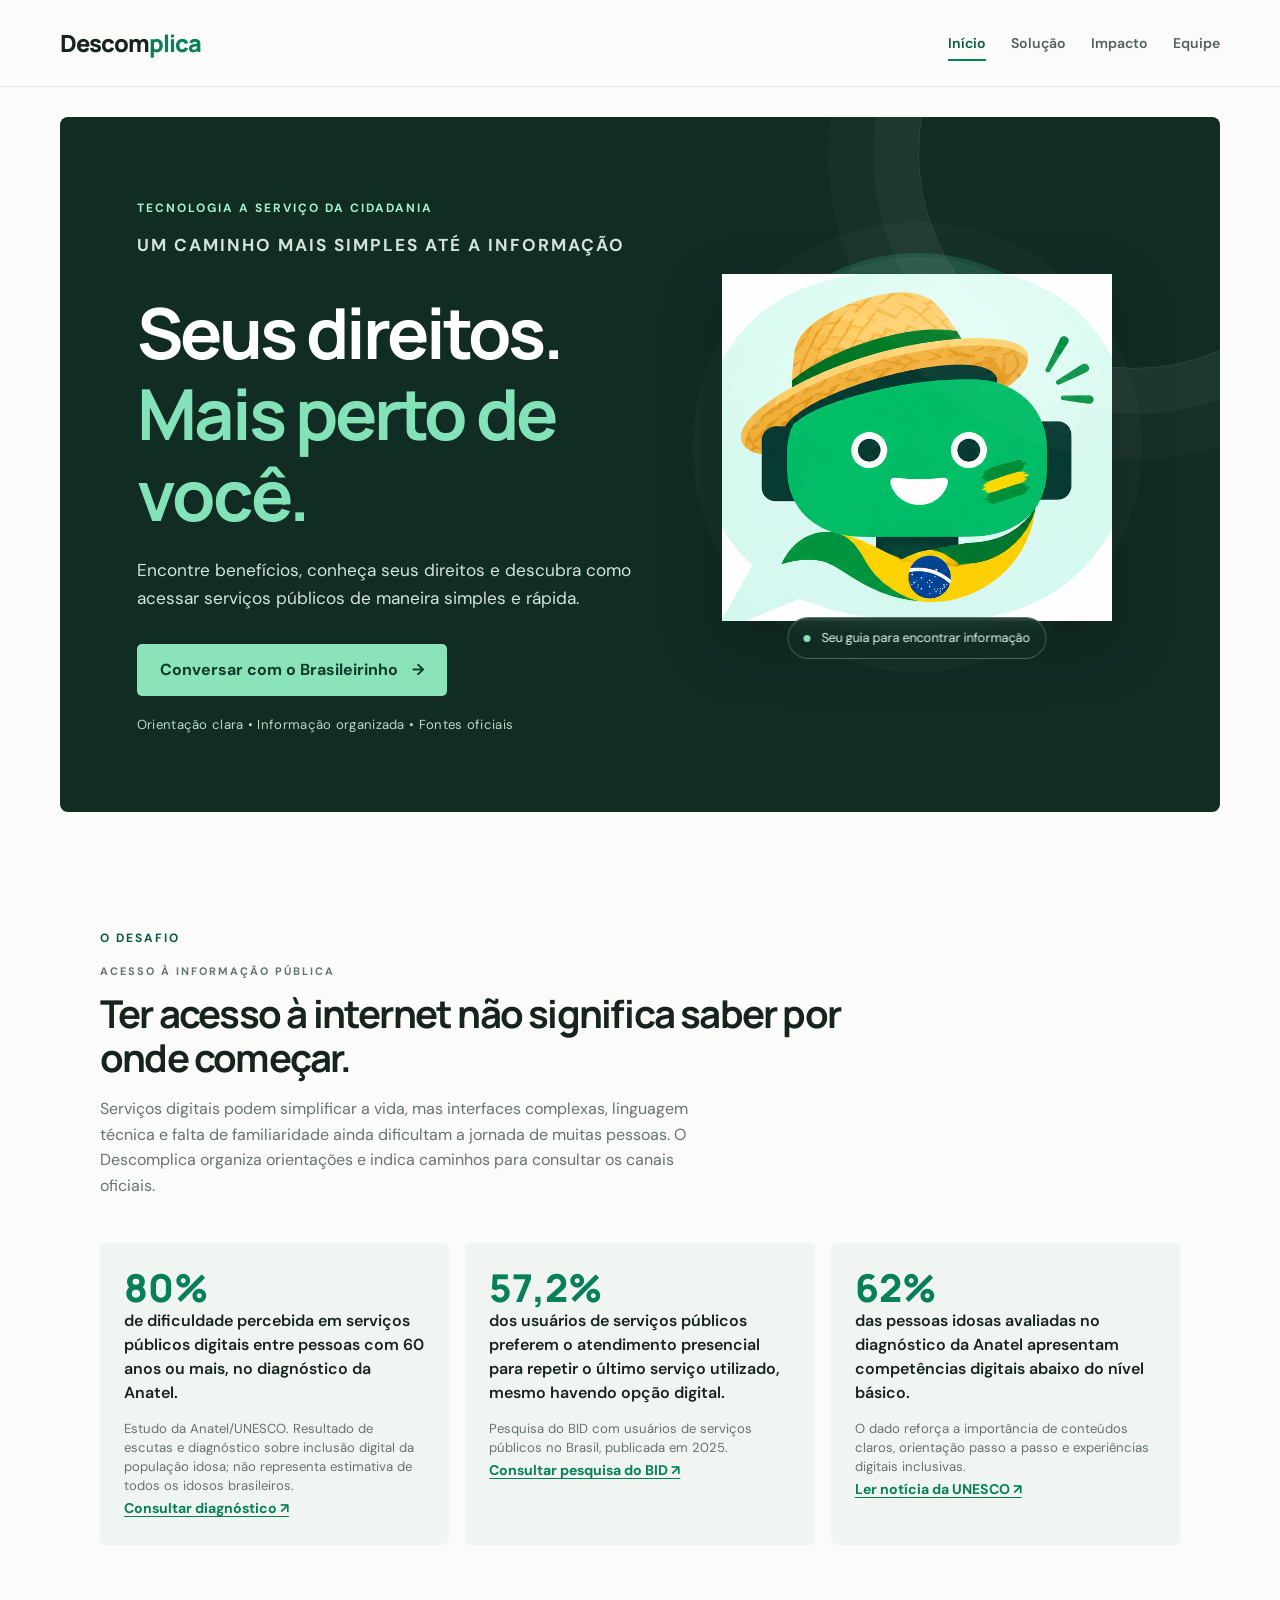
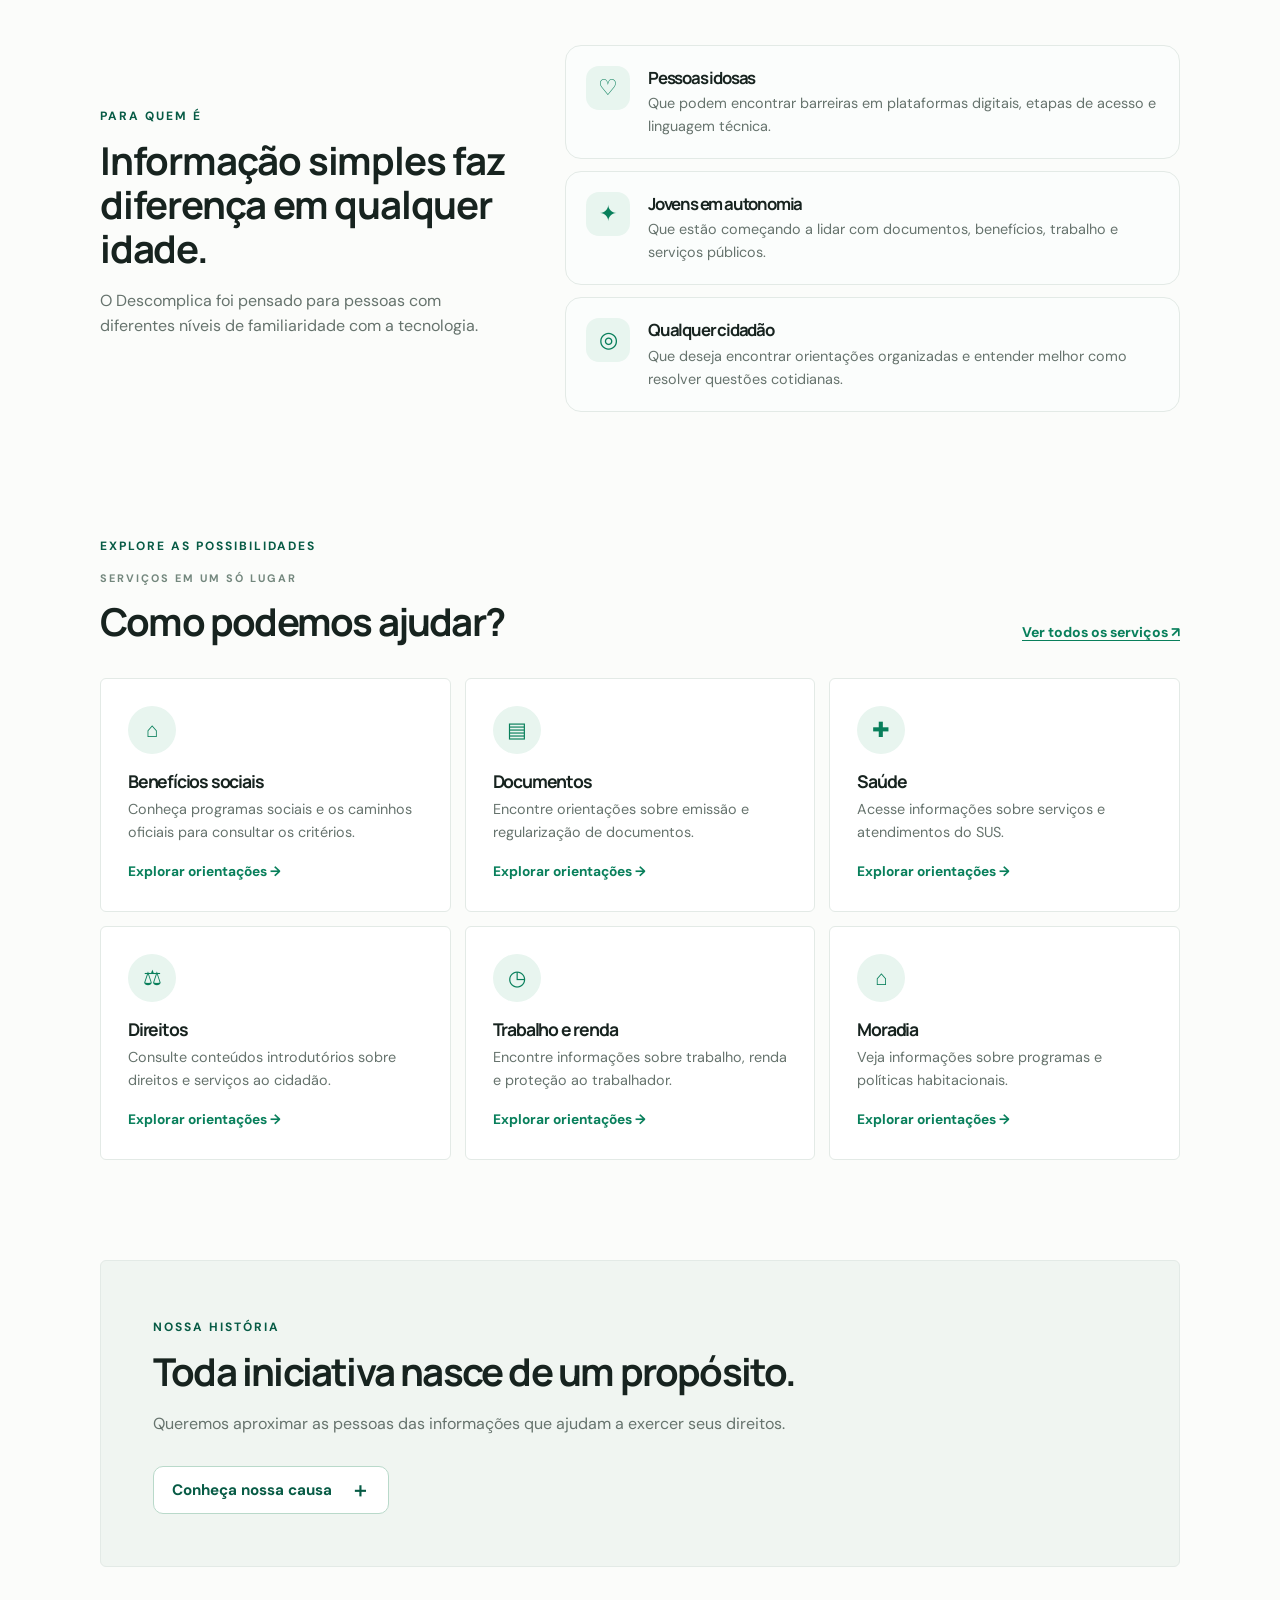
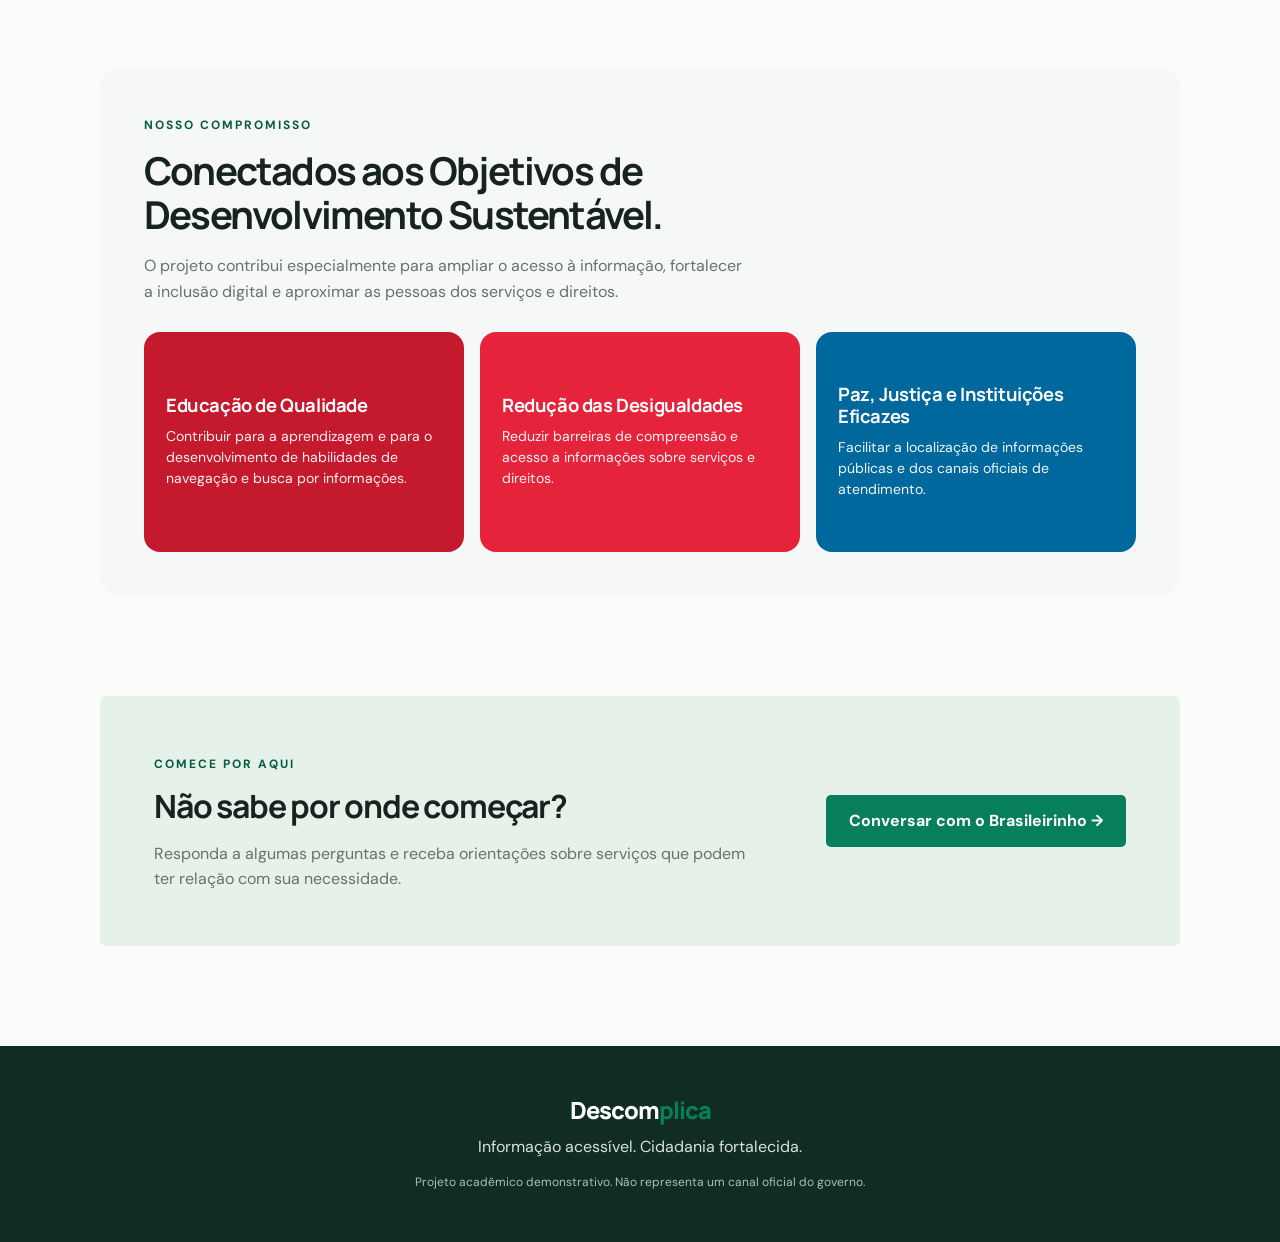
<file: descomplicaglobal/Descomplica/index.html>
<!DOCTYPE html>
<html lang="pt-BR">
<head>
  <meta charset="UTF-8">
  <meta name="viewport" content="width=device-width, initial-scale=1.0">
  <meta name="description" content="Descomplica: encontre informações sobre direitos, benefícios e serviços públicos.">
  <title>Descomplica | Seus direitos mais perto</title>
  <link rel="stylesheet" href="css/style.css">
</head>
<body>
  <a class="skip-link" href="#conteudo-principal">Pular para o conteúdo principal</a>
  <header class="site-header">
    <nav class="navbar" aria-label="Navegação principal">
      <a class="logo" href="./index.html" aria-label="Descomplica — página inicial">Descom<span>plica</span></a>
      <ul class="menu">
        <li><a href="./index.html" aria-current="page">Início</a></li>
        <li><a href="pages/solucao.html">Solução</a></li>
        <li><a href="pages/impacto.html">Impacto</a></li>
        <li><a href="pages/equipe.html">Equipe</a></li>
      </ul>
    </nav>
  </header>

  <main id="conteudo-principal" tabindex="-1">
    <section class="hero editorial-hero" aria-labelledby="hero-title">
      <div class="hero-content">
        <span class="eyebrow">TECNOLOGIA A SERVIÇO DA CIDADANIA</span>
        <p class="hero-overline">UM CAMINHO MAIS SIMPLES ATÉ A INFORMAÇÃO</p>
        <h1 id="hero-title">Seus direitos.<br><span>Mais perto de você.</span></h1>
        <p>Encontre benefícios, conheça seus direitos e descubra como acessar serviços públicos de maneira simples e rápida.</p>
        <a class="button button-primary" href="pages/solucao.html">Conversar com o Brasileirinho <span aria-hidden="true">→</span></a>
        <p class="hero-note">Orientação clara • Informação organizada • Fontes oficiais</p>
      </div>
      <aside class="hero-art hero-mascot" aria-label="Mascote Brasileirinho, guia do Descomplica">
        <div class="mascot-glow"></div>
        <img src="img/brasileirinho.png" alt="Brasileirinho, mascote verde do Descomplica, usando chapéu de palha." />
        <div class="art-caption"><span class="caption-dot"></span> Seu guia para encontrar informação</div>
      </aside>
    </section>

    <section class="intro-section section-wrap">
      <div class="section-heading">
        <span class="eyebrow">O DESAFIO</span>
        <p class="section-overline">ACESSO À INFORMAÇÃO PÚBLICA</p>
        <h2>Ter acesso à internet não significa saber por onde começar.</h2>
        <p>Serviços digitais podem simplificar a vida, mas interfaces complexas, linguagem técnica e falta de familiaridade ainda dificultam a jornada de muitas pessoas. O Descomplica organiza orientações e indica caminhos para consultar os canais oficiais.</p>
      </div>
      <div class="research-stats">
        <article class="stat-card">
          <strong>80%</strong>
          <p>de dificuldade percebida em serviços públicos digitais entre pessoas com 60 anos ou mais, no diagnóstico da Anatel.</p>
          <small>Estudo da Anatel/UNESCO. Resultado de escutas e diagnóstico sobre inclusão digital da população idosa; não representa estimativa de todos os idosos brasileiros.</small>
          <a href="https://www.gov.br/anatel/pt-br/assuntos/noticias/estudo-inedito-da-anatel-mostra-o-cenario-da-inclusao-digital-da-pessoa-idosa-no-brasil/digital-diagnostico-inclusao-digital60.pdf/@@display-file/file" target="_blank" rel="noopener noreferrer">Consultar diagnóstico ↗</a>
        </article>
        <article class="stat-card">
          <strong>57,2%</strong>
          <p>dos usuários de serviços públicos preferem o atendimento presencial para repetir o último serviço utilizado, mesmo havendo opção digital.</p>
          <small>Pesquisa do BID com usuários de serviços públicos no Brasil, publicada em 2025.</small>
          <a href="https://www.gov.br/gestao/pt-br/assuntos/noticias/2025/abril/pesquisa-revela-que-77-dos-brasileiros-consideram-facil-o-acesso-a-servicos-publicos-digitais/usodeservicosdigitais_bid.pdf" target="_blank" rel="noopener noreferrer">Consultar pesquisa do BID ↗</a>
        </article>
        <article class="stat-card stat-card-wide">
          <strong>62%</strong>
          <p>das pessoas idosas avaliadas no diagnóstico da Anatel apresentam competências digitais abaixo do nível básico.</p>
          <small>O dado reforça a importância de conteúdos claros, orientação passo a passo e experiências digitais inclusivas.</small>
          <a href="https://www.unesco.org/pt/articles/unesco-e-anatel-lancam-diagnostico-sobre-inclusao-digital-de-populacao-60-no-brasil-0" target="_blank" rel="noopener noreferrer">Ler notícia da UNESCO ↗</a>
        </article>
      </div>
    </section>

    <section class="audience-section section-wrap">
      <div class="audience-heading">
        <span class="eyebrow">PARA QUEM É</span>
        <h2>Informação simples faz diferença em qualquer idade.</h2>
        <p>O Descomplica foi pensado para pessoas com diferentes níveis de familiaridade com a tecnologia.</p>
      </div>
      <div class="audience-grid">
        <article class="audience-card">
          <span class="audience-symbol" aria-hidden="true">♡</span>
          <h3>Pessoas idosas</h3>
          <p>Que podem encontrar barreiras em plataformas digitais, etapas de acesso e linguagem técnica.</p>
        </article>
        <article class="audience-card">
          <span class="audience-symbol" aria-hidden="true">✦</span>
          <h3>Jovens em autonomia</h3>
          <p>Que estão começando a lidar com documentos, benefícios, trabalho e serviços públicos.</p>
        </article>
        <article class="audience-card">
          <span class="audience-symbol" aria-hidden="true">◎</span>
          <h3>Qualquer cidadão</h3>
          <p>Que deseja encontrar orientações organizadas e entender melhor como resolver questões cotidianas.</p>
        </article>
      </div>
    </section>

    <section class="services-section section-wrap">
      <div class="section-title-row">
        <div><span class="eyebrow">EXPLORE AS POSSIBILIDADES</span><p class="section-overline">SERVIÇOS EM UM SÓ LUGAR</p><h2>Como podemos ajudar?</h2></div>
        <a class="text-link" href="pages/solucao.html#perguntas">Ver todos os serviços ↗</a>
      </div>
      <div class="service-grid" id="servicos-container" aria-label="Categorias de serviços disponíveis"></div>
    </section>

    <section class="purpose-section section-wrap" aria-labelledby="purpose-title">
      <div class="purpose-intro">
        <span class="eyebrow">NOSSA HISTÓRIA</span>
        <h2 id="purpose-title">Toda iniciativa nasce de um propósito.</h2>
        <p>Queremos aproximar as pessoas das informações que ajudam a exercer seus direitos.</p>
        <button class="purpose-toggle" id="purpose-toggle" type="button"
                aria-expanded="false" aria-controls="purpose-content">
          <span class="toggle-label">Conheça nossa causa</span><span class="toggle-icon" aria-hidden="true">＋</span>
        </button>
      </div>

      <div class="purpose-content" id="purpose-content" hidden>
        <div class="purpose-content-inner">
          <h3>A tecnologia deve aproximar, não afastar.</h3>
          <p>O Descomplica nasceu da percepção de que muitos brasileiros encontram dificuldades para localizar, compreender e acessar informações sobre serviços públicos digitais.</p>
          <p>Conexão limitada, pouca familiaridade com ferramentas digitais e dificuldades de acesso podem tornar essa jornada ainda mais complicada. Diante dessa realidade, criamos uma plataforma com navegação simples, informações organizadas e caminhos para consultar fontes oficiais.</p>
          <p>Queremos facilitar a busca por informações sobre benefícios, documentos, direitos e serviços públicos, ajudando cada cidadão a encontrar orientações de forma mais clara.</p>
          <strong>Informação acessível. Cidadania fortalecida.</strong>
        </div>
      </div>
    </section>

    <section class="ods-section section-wrap">
      <div class="section-heading">
        <span class="eyebrow">NOSSO COMPROMISSO</span>
        <h2>Conectados aos Objetivos de Desenvolvimento Sustentável.</h2>
        <p>O projeto contribui especialmente para ampliar o acesso à informação, fortalecer a inclusão digital e aproximar as pessoas dos serviços e direitos.</p>
      </div>
      <div class="ods-grid">
        <article class="ods-card ods-4"><h3>Educação de Qualidade</h3><p>Contribuir para a aprendizagem e para o desenvolvimento de habilidades de navegação e busca por informações.</p></article>
        <article class="ods-card ods-10"><h3>Redução das Desigualdades</h3><p>Reduzir barreiras de compreensão e acesso a informações sobre serviços e direitos.</p></article>
        <article class="ods-card ods-16"><h3>Paz, Justiça e Instituições Eficazes</h3><p>Facilitar a localização de informações públicas e dos canais oficiais de atendimento.</p></article>
      </div>
    </section>

    <section class="cta-section section-wrap">
      <div><span class="eyebrow">COMECE POR AQUI</span><h2>Não sabe por onde começar?</h2><p>Responda a algumas perguntas e receba orientações sobre serviços que podem ter relação com sua necessidade.</p></div>
      <a class="button button-light" href="pages/solucao.html">Conversar com o Brasileirinho →</a>
    </section>
  </main>

  <footer class="site-footer">
    <a class="logo logo-footer" href="./index.html">Descom<span>plica</span></a>
    <p>Informação acessível. Cidadania fortalecida.</p>
    <small>Projeto acadêmico demonstrativo. Não representa um canal oficial do governo.</small>
  </footer>
  <script src="js/main.js"></script>
</body>
</html>
</file>
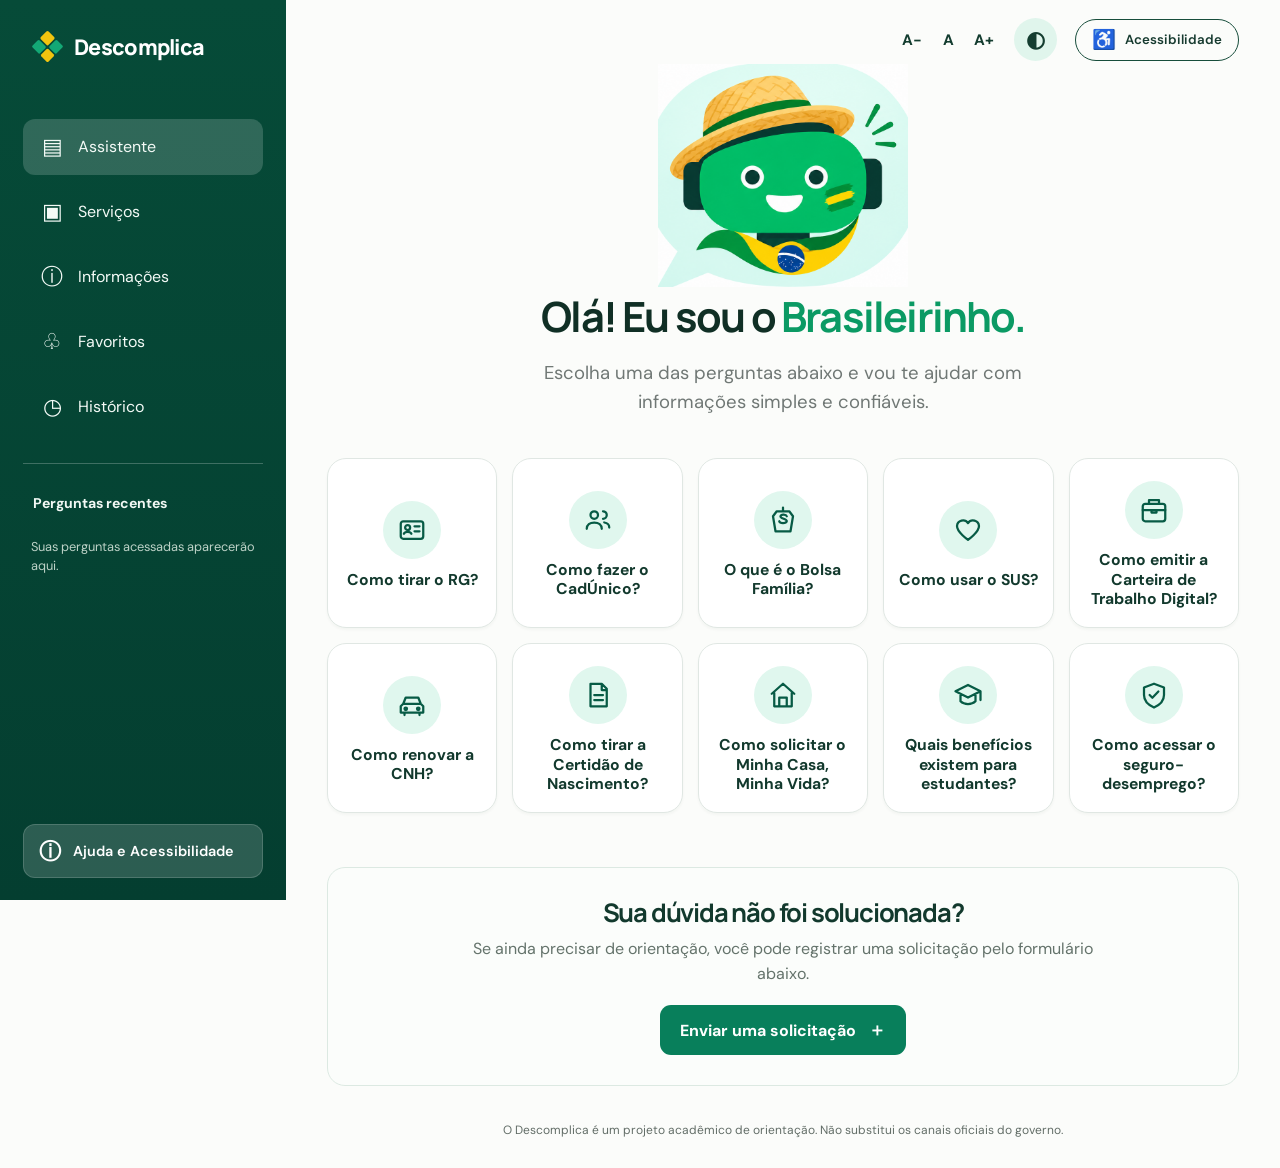
<file: descomplicaglobal/Descomplica/pages/assistente.html>
<!DOCTYPE html>
<html lang="pt-BR">
<head>
<meta charset="UTF-8">
<meta name="viewport" content="width=device-width, initial-scale=1.0">
<meta http-equiv="refresh" content="0; url=solucao.html">
<title>Brasileirinho | Descomplica</title>
</head>
<body>
<p>O assistente foi atualizado. <a href="solucao.html">Acesse o Brasileirinho.</a></p>
</body>
</html>
</file>
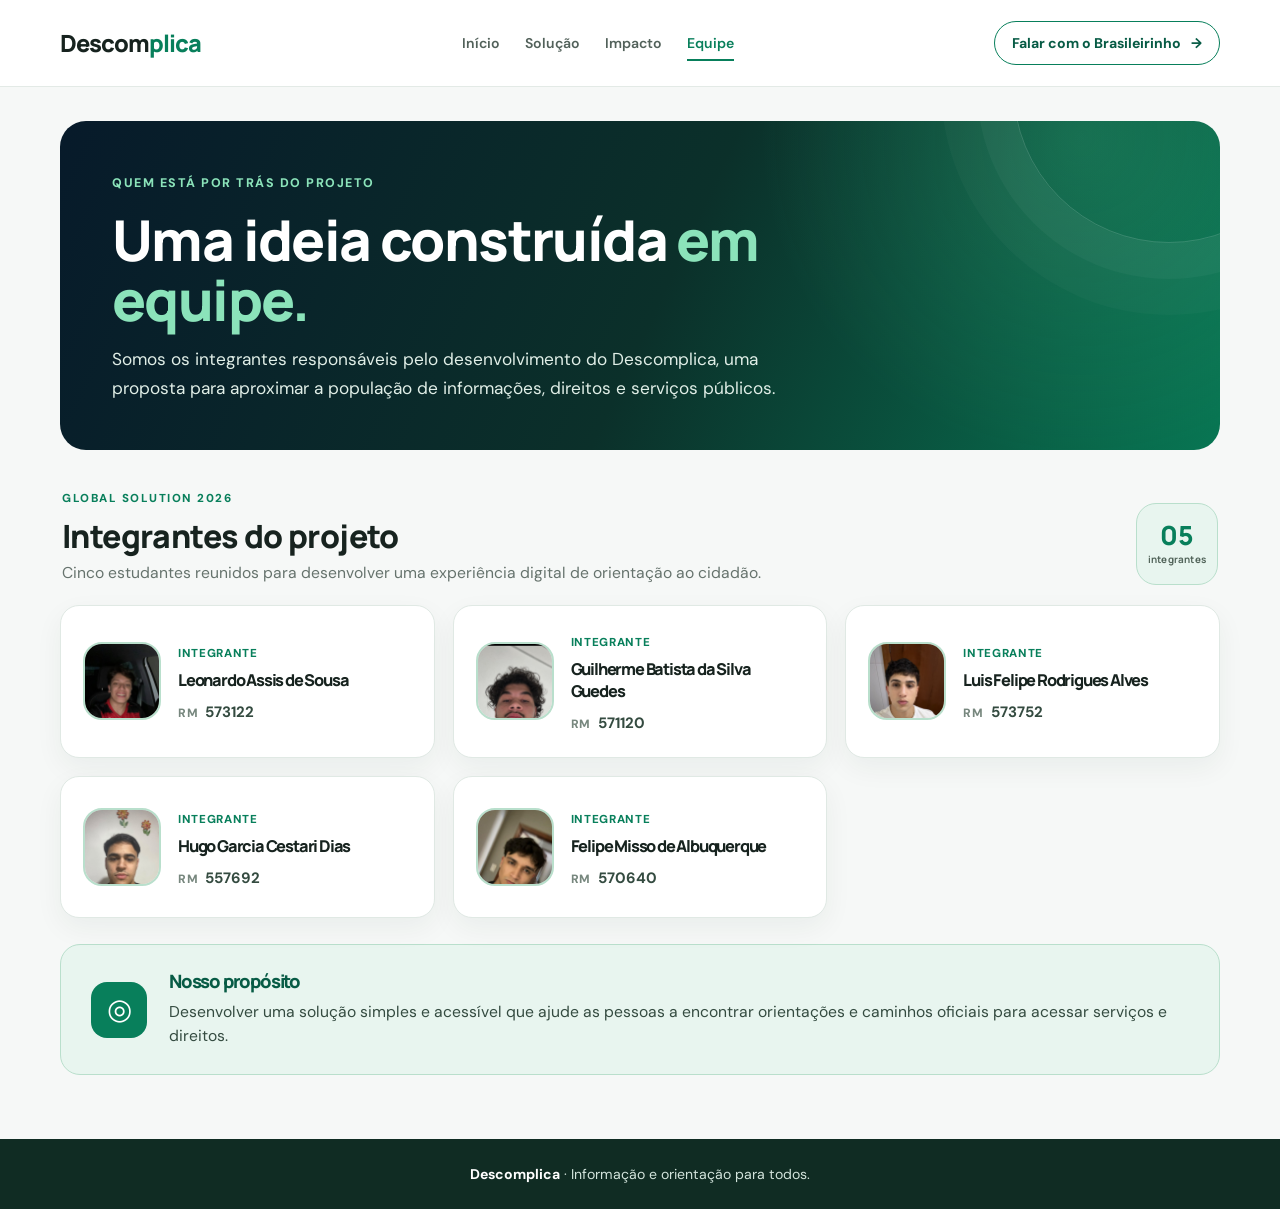
<file: descomplicaglobal/Descomplica/pages/equipe.html>
<!DOCTYPE html>
<html lang="pt-BR">
<head>
  <meta charset="UTF-8">
  <meta name="viewport" content="width=device-width, initial-scale=1.0">
  <meta name="description" content="Conheça os integrantes responsáveis pelo desenvolvimento do projeto Descomplica.">
  <title>Equipe | Descomplica</title>
  <link rel="stylesheet" href="../css/style.css">
</head>
<body class="impact-page team-page">
  <a class="skip-link" href="#conteudo-principal">Pular para o conteúdo principal</a>

  <header class="site-header">
    <nav class="navbar" aria-label="Navegação principal">
      <a class="logo" href="../index.html" aria-label="Descomplica — página inicial">Descom<span>plica</span></a>
      <ul class="menu">
        <li><a href="../index.html">Início</a></li>
        <li><a href="solucao.html">Solução</a></li>
        <li><a href="impacto.html">Impacto</a></li>
        <li><a href="equipe.html" aria-current="page">Equipe</a></li>
      </ul>
      <a class="impact-nav-cta" href="solucao.html">Falar com o Brasileirinho <span aria-hidden="true">→</span></a>
    </nav>
  </header>

  <main id="conteudo-principal" class="team-main" tabindex="-1">
    <section class="team-hero" aria-labelledby="team-title">
      <span class="team-kicker">QUEM ESTÁ POR TRÁS DO PROJETO</span>
      <h1 id="team-title">Uma ideia construída <span>em equipe.</span></h1>
      <p>Somos os integrantes responsáveis pelo desenvolvimento do Descomplica, uma proposta para aproximar a população de informações, direitos e serviços públicos.</p>
    </section>

    <section class="team-members-section" aria-labelledby="members-title">
      <div class="team-section-heading">
        <div>
          <span class="team-section-kicker">GLOBAL SOLUTION 2026</span>
          <h2 id="members-title">Integrantes do projeto</h2>
          <p>Cinco estudantes reunidos para desenvolver uma experiência digital de orientação ao cidadão.</p>
        </div>
        <span class="team-count" aria-label="Cinco integrantes">05 <small>integrantes</small></span>
      </div>

      <div class="team-grid">
        <article class="team-card">
          <img class="team-avatar team-photo" src="../assets/team/leonardo.jpg" alt="Foto de Leonardo Assis de Sousa">
          <div class="team-card-content">
            <span class="team-member-label">Integrante</span>
            <h3>Leonardo Assis de Sousa</h3>
            <p class="team-rm"><span>RM</span> 573122</p>
          </div>
        </article>

        <article class="team-card">
          <img class="team-avatar team-photo" src="../assets/team/guilherme.jpg" alt="Foto de Guilherme Batista da Silva Guedes">
          <div class="team-card-content">
            <span class="team-member-label">Integrante</span>
            <h3>Guilherme Batista da Silva Guedes</h3>
            <p class="team-rm"><span>RM</span> 571120</p>
          </div>
        </article>

        <article class="team-card">
          <img class="team-avatar team-photo" src="../assets/team/luis-felipe.jpg" alt="Foto de Luis Felipe Rodrigues Alves">
          <div class="team-card-content">
            <span class="team-member-label">Integrante</span>
            <h3>Luis Felipe Rodrigues Alves</h3>
            <p class="team-rm"><span>RM</span> 573752</p>
          </div>
        </article>

        <article class="team-card">
          <img class="team-avatar team-photo" src="../assets/team/hugo.jpg" alt="Foto de Hugo Garcia Cestari Dias">
          <div class="team-card-content">
            <span class="team-member-label">Integrante</span>
            <h3>Hugo Garcia Cestari Dias</h3>
            <p class="team-rm"><span>RM</span> 557692</p>
          </div>
        </article>

        <article class="team-card">
          <img class="team-avatar team-photo" src="../assets/team/felipe.jpg" alt="Foto de Felipe Misso de Albuquerque">
          <div class="team-card-content">
            <span class="team-member-label">Integrante</span>
            <h3>Felipe Misso de Albuquerque</h3>
            <p class="team-rm"><span>RM</span> 570640</p>
          </div>
        </article>
      </div>
    </section>

    <section class="team-purpose" aria-label="Propósito da equipe">
      <span class="team-purpose-icon" aria-hidden="true">◎</span>
      <div>
        <h2>Nosso propósito</h2>
        <p>Desenvolver uma solução simples e acessível que ajude as pessoas a encontrar orientações e caminhos oficiais para acessar serviços e direitos.</p>
      </div>
    </section>
  </main>

  <footer class="team-footer">
    <p><strong>Descomplica</strong> · Informação e orientação para todos.</p>
  </footer>
</body>
</html>
</file>
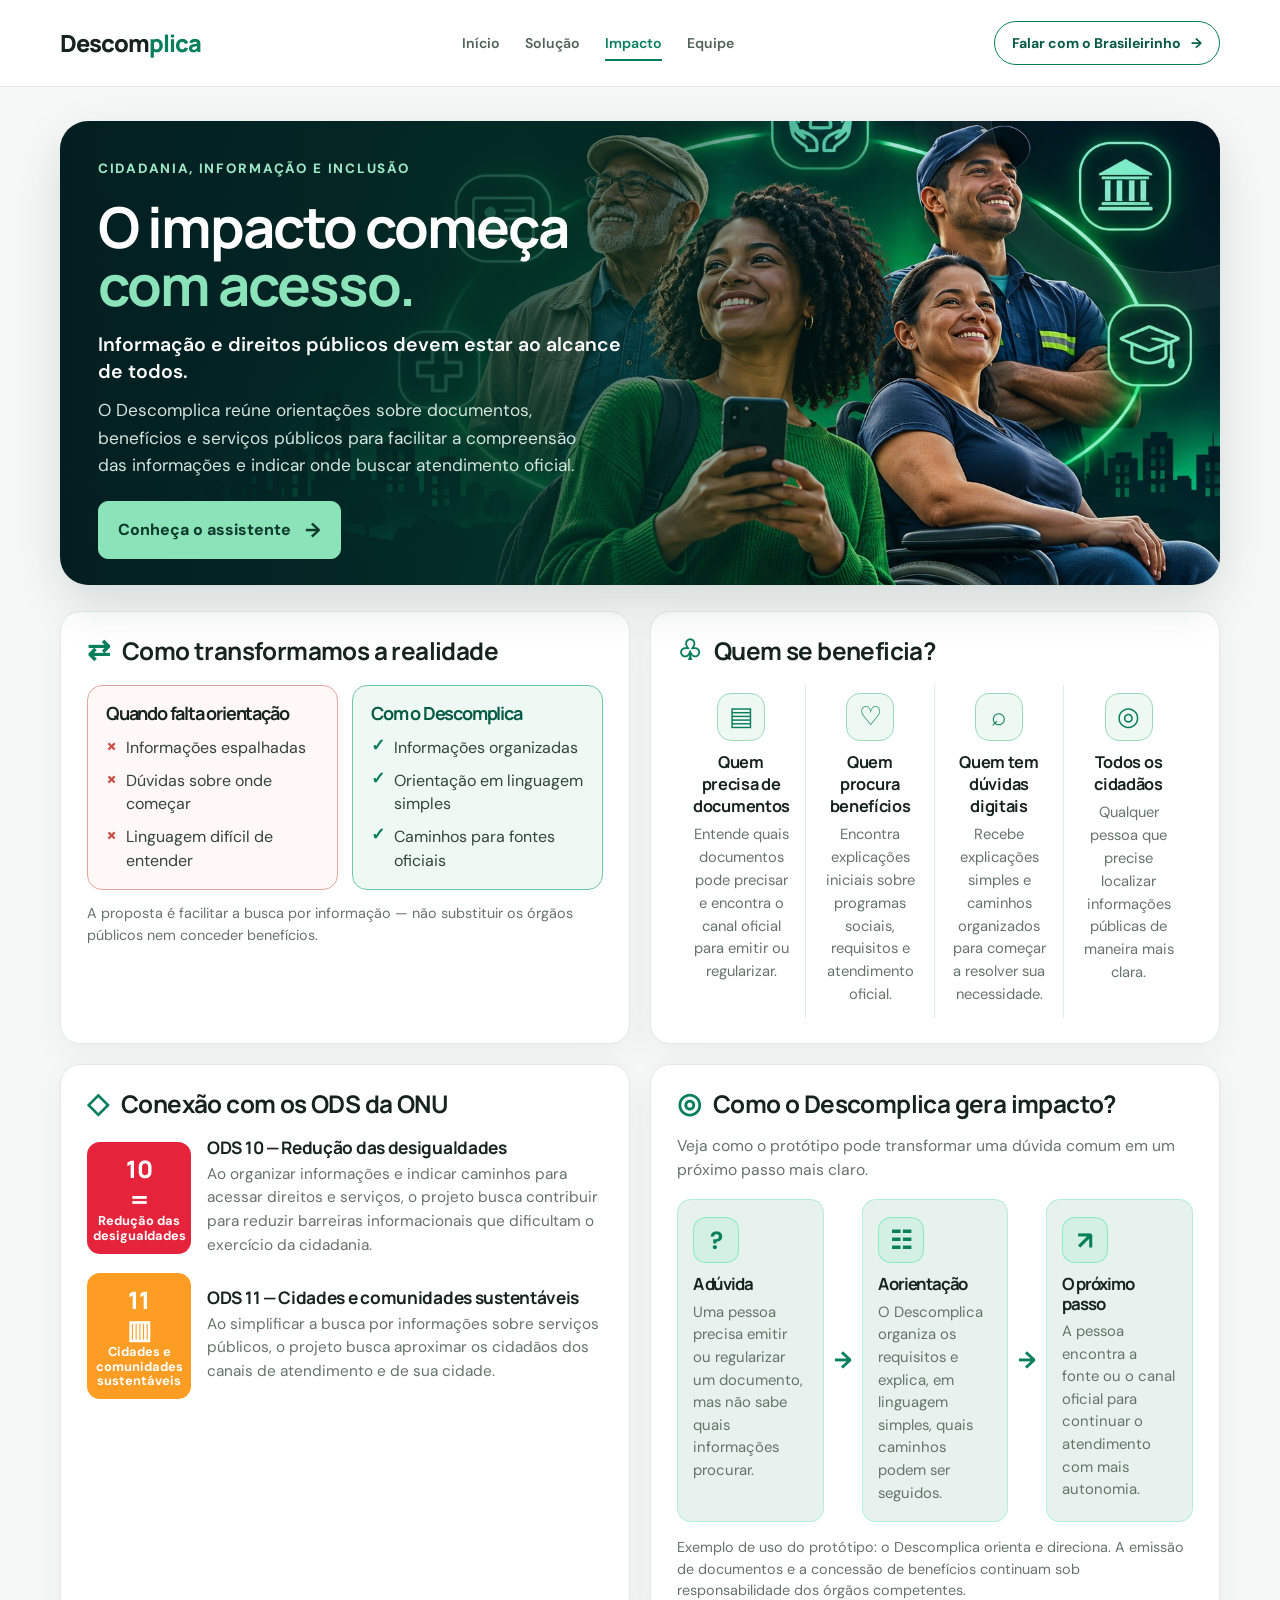
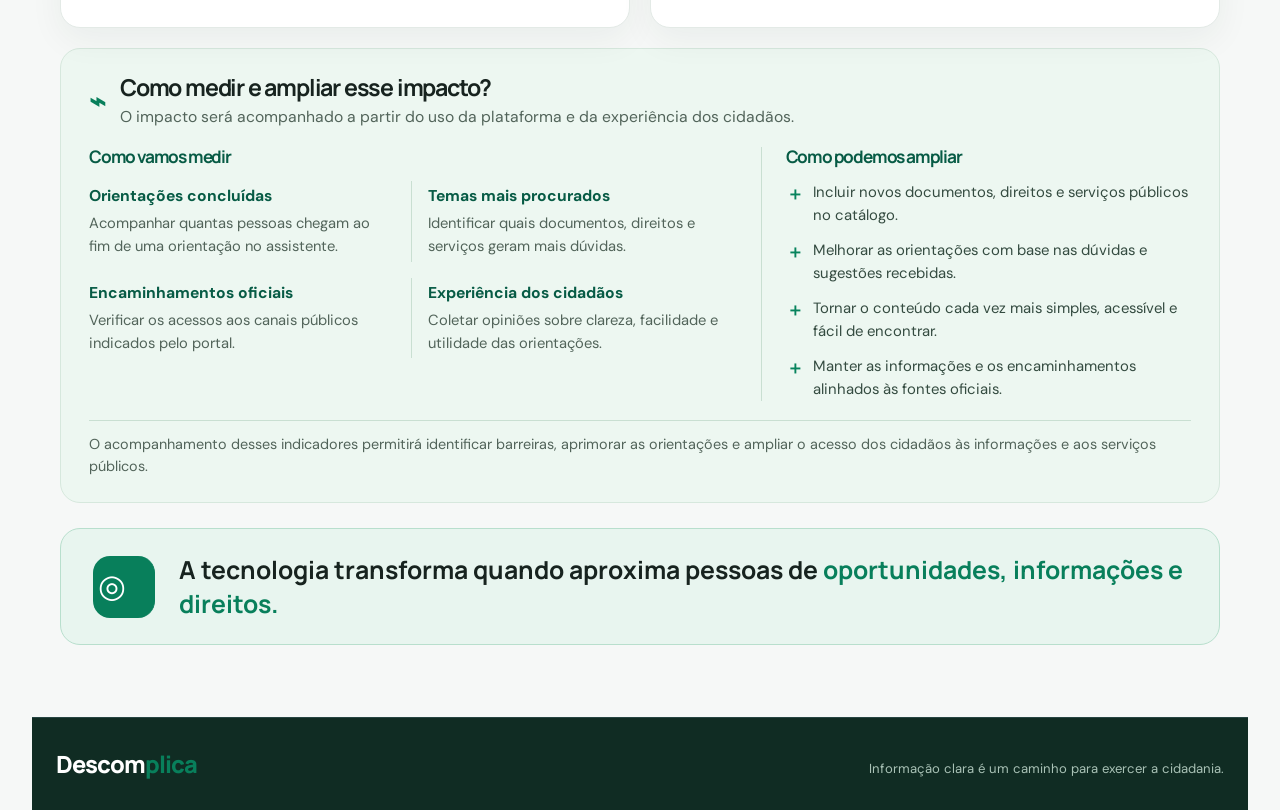
<file: descomplicaglobal/Descomplica/pages/impacto.html>
<!DOCTYPE html>
<html lang="pt-BR">
<head>
  <meta charset="UTF-8">
  <meta name="viewport" content="width=device-width, initial-scale=1.0">
  <meta name="description" content="Conheça como o Descomplica busca aproximar pessoas de informações, direitos e serviços públicos.">
  <title>Impacto | Descomplica</title>
  <link rel="stylesheet" href="../css/style.css">
</head>
<body class="impact-page">
  <a class="skip-link" href="#conteudo-principal">Pular para o conteúdo principal</a>

  <header class="site-header">
    <nav class="navbar" aria-label="Navegação principal">
      <a class="logo" href="../index.html" aria-label="Descomplica — página inicial">Descom<span>plica</span></a>
      <ul class="menu">
        <li><a href="../index.html">Início</a></li>
        <li><a href="solucao.html">Solução</a></li>
        <li><a href="impacto.html" aria-current="page">Impacto</a></li>
        <li><a href="equipe.html">Equipe</a></li>
      </ul>
      <a class="impact-nav-cta" href="solucao.html">Falar com o Brasileirinho <span aria-hidden="true">→</span></a>
    </nav>
  </header>

  <main id="conteudo-principal" tabindex="-1" class="impact-main">
    <section class="impact-hero" aria-labelledby="impact-title">
      <div class="impact-hero-copy">
        <span class="impact-kicker">CIDADANIA, INFORMAÇÃO E INCLUSÃO</span>
        <h1 id="impact-title">O impacto começa <span>com acesso.</span></h1>
        <p class="impact-lead">Informação e direitos públicos devem estar ao alcance de todos.</p>
        <p class="impact-description">O Descomplica reúne orientações sobre documentos, benefícios e serviços públicos para facilitar a compreensão das informações e indicar onde buscar atendimento oficial.</p>
        <a class="impact-cta" href="solucao.html">Conheça o assistente <span aria-hidden="true">→</span></a>
      </div>
    </section>

    <section class="impact-grid-section" aria-label="Como o Descomplica pode gerar impacto">
      <article class="impact-panel transformation-panel">
        <div class="impact-panel-heading"><span class="impact-icon" aria-hidden="true">⇄</span><h2>Como transformamos a realidade</h2></div>
        <div class="before-after">
          <div class="before-card">
            <h3>Quando falta orientação</h3>
            <ul>
              <li><span aria-hidden="true">×</span> Informações espalhadas</li>
              <li><span aria-hidden="true">×</span> Dúvidas sobre onde começar</li>
              <li><span aria-hidden="true">×</span> Linguagem difícil de entender</li>
            </ul>
          </div>
          <div class="after-card">
            <h3>Com o Descomplica</h3>
            <ul>
              <li><span aria-hidden="true">✓</span> Informações organizadas</li>
              <li><span aria-hidden="true">✓</span> Orientação em linguagem simples</li>
              <li><span aria-hidden="true">✓</span> Caminhos para fontes oficiais</li>
            </ul>
          </div>
        </div>
        <p class="panel-note">A proposta é facilitar a busca por informação — não substituir os órgãos públicos nem conceder benefícios.</p>
      </article>

      <article class="impact-panel beneficiaries-panel">
        <div class="impact-panel-heading"><span class="impact-icon" aria-hidden="true">♧</span><h2>Quem se beneficia?</h2></div>
        <div class="beneficiary-list">
          <div class="beneficiary-item"><span class="beneficiary-symbol" aria-hidden="true">▤</span><h3>Quem precisa de documentos</h3><p>Entende quais documentos pode precisar e encontra o canal oficial para emitir ou regularizar.</p></div>
          <div class="beneficiary-item"><span class="beneficiary-symbol" aria-hidden="true">♡</span><h3>Quem procura benefícios</h3><p>Encontra explicações iniciais sobre programas sociais, requisitos e atendimento oficial.</p></div>
          <div class="beneficiary-item"><span class="beneficiary-symbol" aria-hidden="true">⌕</span><h3>Quem tem dúvidas digitais</h3><p>Recebe explicações simples e caminhos organizados para começar a resolver sua necessidade.</p></div>
          <div class="beneficiary-item"><span class="beneficiary-symbol" aria-hidden="true">◎</span><h3>Todos os cidadãos</h3><p>Qualquer pessoa que precise localizar informações públicas de maneira mais clara.</p></div>
        </div>
      </article>

      <article class="impact-panel ods-panel">
        <div class="impact-panel-heading"><span class="impact-icon" aria-hidden="true">◇</span><h2>Conexão com os ODS da ONU</h2></div>
        <div class="ods-list">
          <div class="ods-item">
            <div class="ods-badge ods-10"><strong>10</strong><span class="ods-mark" aria-hidden="true">＝</span><b>Redução das<br>desigualdades</b></div>
            <div><h3>ODS 10 — Redução das desigualdades</h3><p>Ao organizar informações e indicar caminhos para acessar direitos e serviços, o projeto busca contribuir para reduzir barreiras informacionais que dificultam o exercício da cidadania.</p></div>
          </div>
          <div class="ods-item">
            <div class="ods-badge ods-11"><strong>11</strong><span class="ods-mark" aria-hidden="true">▥</span><b>Cidades e comunidades<br>sustentáveis</b></div>
            <div><h3>ODS 11 — Cidades e comunidades sustentáveis</h3><p>Ao simplificar a busca por informações sobre serviços públicos, o projeto busca aproximar os cidadãos dos canais de atendimento e de sua cidade.</p></div>
          </div>
        </div>
      </article>

      <article class="impact-panel journey-panel">
        <div class="impact-panel-heading">
          <span class="impact-icon" aria-hidden="true">◎</span>
          <h2>Como o Descomplica gera impacto?</h2>
        </div>
        <p class="metrics-intro">Veja como o protótipo pode transformar uma dúvida comum em um próximo passo mais claro.</p>
        <div class="impact-journey">
          <div class="journey-step">
            <span class="journey-icon" aria-hidden="true">?</span>
            <h3>A dúvida</h3>
            <p>Uma pessoa precisa emitir ou regularizar um documento, mas não sabe quais informações procurar.</p>
          </div>
          <span class="journey-arrow" aria-hidden="true">→</span>
          <div class="journey-step">
            <span class="journey-icon" aria-hidden="true">☷</span>
            <h3>A orientação</h3>
            <p>O Descomplica organiza os requisitos e explica, em linguagem simples, quais caminhos podem ser seguidos.</p>
          </div>
          <span class="journey-arrow" aria-hidden="true">→</span>
          <div class="journey-step">
            <span class="journey-icon" aria-hidden="true">↗</span>
            <h3>O próximo passo</h3>
            <p>A pessoa encontra a fonte ou o canal oficial para continuar o atendimento com mais autonomia.</p>
          </div>
        </div>
        <p class="panel-note">Exemplo de uso do protótipo: o Descomplica orienta e direciona. A emissão de documentos e a concessão de benefícios continuam sob responsabilidade dos órgãos competentes.</p>
      </article>
    </section>



    <section class="impact-measurement" aria-labelledby="measurement-title">
      <div class="measurement-heading">
        <span class="impact-icon" aria-hidden="true">⌁</span>
        <div>
          <h2 id="measurement-title">Como medir e ampliar esse impacto?</h2>
          <p>O impacto será acompanhado a partir do uso da plataforma e da experiência dos cidadãos.</p>
        </div>
      </div>
      <div class="measurement-content">
        <div class="measurement-block">
          <h3>Como vamos medir</h3>
          <div class="measurement-grid">
            <div><strong>Orientações concluídas</strong><span>Acompanhar quantas pessoas chegam ao fim de uma orientação no assistente.</span></div>
            <div><strong>Temas mais procurados</strong><span>Identificar quais documentos, direitos e serviços geram mais dúvidas.</span></div>
            <div><strong>Encaminhamentos oficiais</strong><span>Verificar os acessos aos canais públicos indicados pelo portal.</span></div>
            <div><strong>Experiência dos cidadãos</strong><span>Coletar opiniões sobre clareza, facilidade e utilidade das orientações.</span></div>
          </div>
        </div>
        <div class="measurement-block expansion-block">
          <h3>Como podemos ampliar</h3>
          <ul class="expansion-list">
            <li><span aria-hidden="true">＋</span> Incluir novos documentos, direitos e serviços públicos no catálogo.</li>
            <li><span aria-hidden="true">＋</span> Melhorar as orientações com base nas dúvidas e sugestões recebidas.</li>
            <li><span aria-hidden="true">＋</span> Tornar o conteúdo cada vez mais simples, acessível e fácil de encontrar.</li>
            <li><span aria-hidden="true">＋</span> Manter as informações e os encaminhamentos alinhados às fontes oficiais.</li>
          </ul>
        </div>
      </div>
      <p class="measurement-note">O acompanhamento desses indicadores permitirá identificar barreiras, aprimorar as orientações e ampliar o acesso dos cidadãos às informações e aos serviços públicos.</p>
    </section>

    <section class="impact-closing" aria-label="Mensagem do Descomplica">
      <span class="closing-symbol" aria-hidden="true">◎</span>
      <p>A tecnologia transforma quando aproxima pessoas de <strong>oportunidades, informações e direitos.</strong></p>
    </section>
  </main>

  <footer class="impact-footer"><a class="logo" href="../index.html">Descom<span>plica</span></a><p>Informação clara é um caminho para exercer a cidadania.</p></footer>
</body>
</html>
</file>
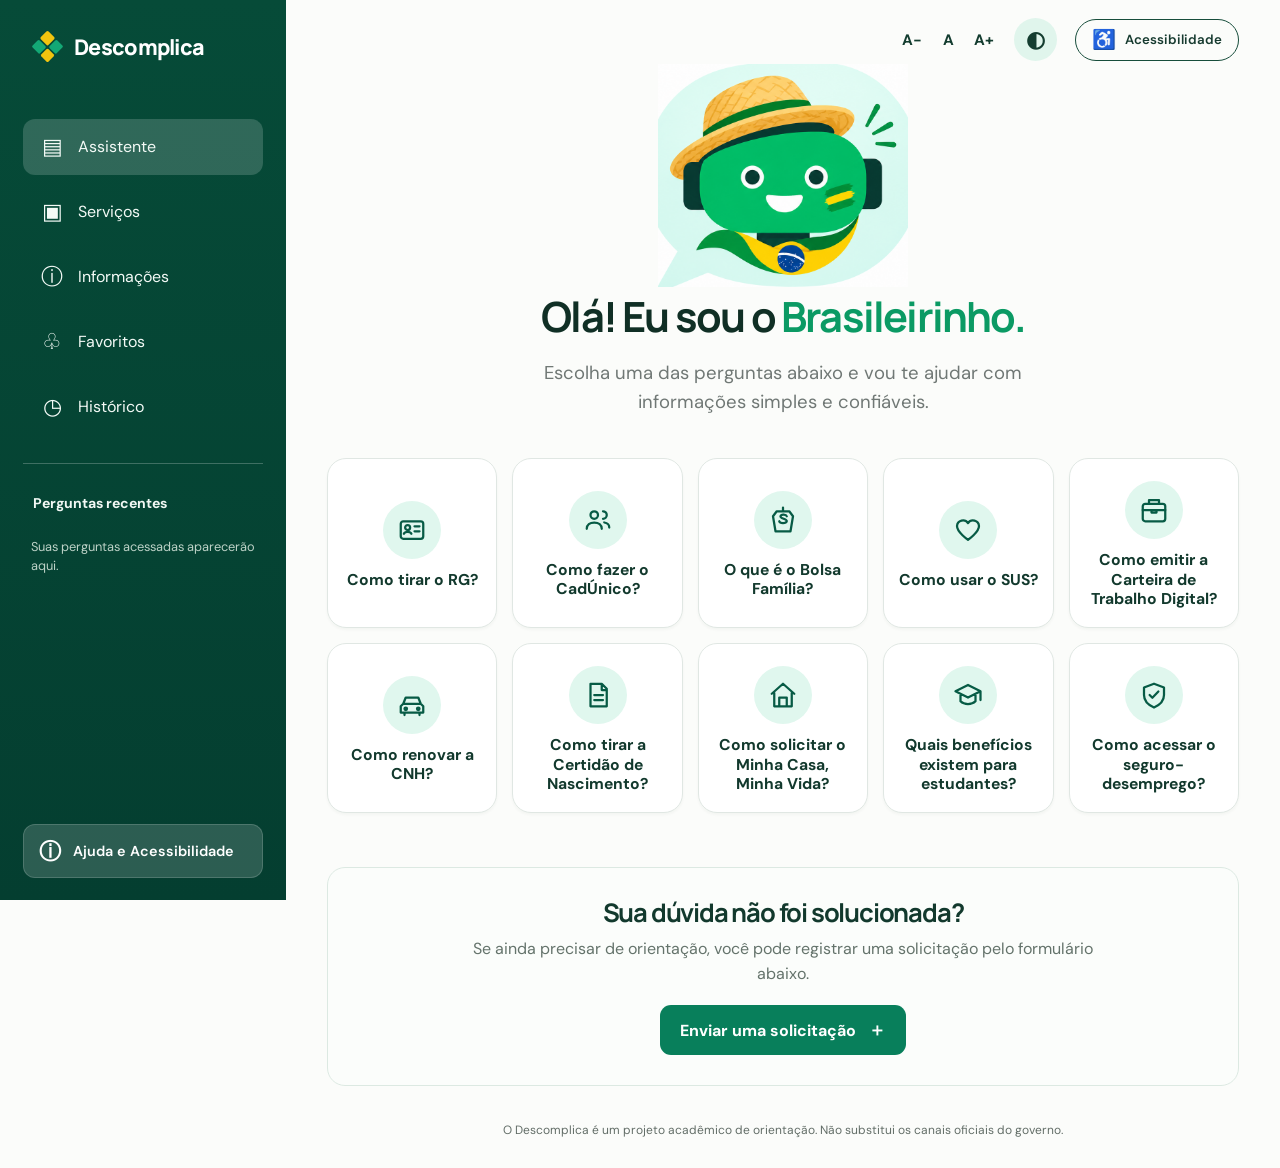
<file: descomplicaglobal/Descomplica/pages/solucao.html>
<!DOCTYPE html>
<html lang="pt-BR">
<head>
  <meta charset="UTF-8">
  <meta name="viewport" content="width=device-width, initial-scale=1.0">
  <meta name="description" content="Encontre orientações simples sobre serviços e direitos com o Brasileirinho, do Descomplica.">
  <title>Brasileirinho | Descomplica</title>
  <link rel="stylesheet" href="../css/style.css">
</head>
<body class="solution-page">
  <a class="skip-link" href="#conteudo-principal">Pular para o conteúdo principal</a>

  <div class="assistant-layout">
    <aside class="assistant-sidebar" aria-label="Menu do Descomplica">
      <a class="assistant-brand" href="../index.html" aria-label="Descomplica — página inicial">
        <span class="brand-symbol" aria-hidden="true"><i></i><i></i><i></i><i></i></span>
        <span>Descomplica</span>
      </a>

      <nav class="assistant-nav" aria-label="Navegação principal">
        <button class="sidebar-link sidebar-button active" id="nav-assistant" type="button" aria-current="page">
          <span class="sidebar-icon" aria-hidden="true">▤</span> Assistente
        </button>
        <button class="sidebar-link sidebar-button" id="nav-services" type="button">
          <span class="sidebar-icon" aria-hidden="true">▣</span> Serviços
        </button>
        <button class="sidebar-link sidebar-button" id="nav-info" type="button">
          <span class="sidebar-icon" aria-hidden="true">ⓘ</span> Informações
        </button>
        <button class="sidebar-link sidebar-button" id="show-favorites" type="button">
          <span class="sidebar-icon" aria-hidden="true">♧</span> Favoritos
        </button>
        <button class="sidebar-link sidebar-button" id="nav-recent" type="button">
          <span class="sidebar-icon" aria-hidden="true">◷</span> Histórico
        </button>
      </nav>

      <div class="sidebar-divider"></div>
      <section class="recent-section" aria-labelledby="recent-title">
        <h2 id="recent-title">Perguntas recentes</h2>
        <ul id="recent-questions" class="recent-list">
          <li class="recent-empty">Suas perguntas acessadas aparecerão aqui.</li>
        </ul>
      </section>

      <button class="sidebar-help" id="accessibility-help" type="button">
        <span aria-hidden="true">ⓘ</span> Ajuda e Acessibilidade
      </button>
    </aside>

    <main class="assistant-main" id="conteudo-principal" tabindex="-1">
      <div class="assistant-toolbar" aria-label="Preferências de visualização">
        <div class="font-controls" aria-label="Tamanho do texto">
          <button type="button" data-font="down" aria-label="Diminuir texto">A−</button>
          <button type="button" data-font="reset" aria-label="Tamanho normal do texto">A</button>
          <button type="button" data-font="up" aria-label="Aumentar texto">A+</button>
        </div>
        <button class="theme-toggle" id="theme-toggle" type="button" aria-label="Ativar modo de alto contraste" aria-pressed="false">◐</button>
        <button class="accessibility-top" id="accessibility-top" type="button">
          <span aria-hidden="true">♿</span> Acessibilidade
        </button>
      </div>

      <section class="library-view" id="information-view" hidden aria-labelledby="library-title">
        <div class="library-heading">
          <span class="answer-kicker">CENTRAL DE INFORMAÇÕES</span>
          <h1 id="library-title">Biblioteca de Documentos</h1>
          <p>Conheça os principais documentos utilizados no dia a dia e entenda para que serve cada um.</p>
          <button class="library-back" type="button" data-back-assistant>← Voltar a falar com o Brasileirinho</button>
        </div>
        <div class="document-grid" id="document-grid"></div>
        <p class="library-note">As imagens são modelos ilustrativos. A aparência dos documentos pode variar conforme o órgão emissor e a versão.</p>
      </section>

      <section class="library-view" id="services-view" hidden aria-labelledby="services-title">
        <div class="library-heading">
          <span class="answer-kicker">DESCOMPLICA</span>
          <h1 id="services-title">Serviços e orientações</h1>
          <p>Escolha uma categoria para voltar às perguntas relacionadas.</p>
          <button class="library-back" type="button" data-back-assistant>← Voltar a falar com o Brasileirinho</button>
        </div>
        <div class="quick-service-grid">
          <button type="button" data-service-category="beneficios">Benefícios sociais</button>
          <button type="button" data-service-category="documentos">Documentos</button>
          <button type="button" data-service-category="saude">Saúde</button>
          <button type="button" data-service-category="trabalho">Trabalho e renda</button>
          <button type="button" data-service-category="moradia">Moradia</button>
          <button type="button" data-service-category="educacao">Educação</button>
        </div>
      </section>

      <section class="library-view" id="favorites-view" hidden aria-labelledby="favorites-title">
        <div class="library-heading">
          <span class="answer-kicker">SUAS ORIENTAÇÕES SALVAS</span>
          <h1 id="favorites-title">Favoritos</h1>
          <p>Reúna aqui as orientações que você deseja consultar novamente.</p>
          <button class="library-back" type="button" data-back-assistant>← Voltar a falar com o Brasileirinho</button>
        </div>
        <div id="favorites-list" class="saved-list"></div>
      </section>

      <section class="library-view" id="recent-view" hidden aria-labelledby="recent-view-title">
        <div class="library-heading">
          <span class="answer-kicker">SEU HISTÓRICO</span>
          <h1 id="recent-view-title">Perguntas recentes</h1>
          <p>Consulte novamente as últimas orientações acessadas nesta sessão.</p>
          <button class="library-back" type="button" data-back-assistant>← Voltar a falar com o Brasileirinho</button>
        </div>
        <div id="recent-view-list" class="saved-list"></div>
      </section>

      <section class="assistant-welcome" aria-labelledby="welcome-title">
        <img class="brazileirinho-image" src="../img/brasileirinho.png" alt="Brasileirinho, um robô verde com chapéu de palha e detalhes nas cores do Brasil">
        <h1 id="welcome-title">Olá! Eu sou o <span>Brasileirinho.</span></h1>
        <p>Escolha uma das perguntas abaixo e vou te ajudar com<br class="desktop-break"> informações simples e confiáveis.</p>
      </section>

      <section class="faq-section" id="perguntas" aria-label="Perguntas frequentes">
        <div class="faq-filter-bar" id="faq-filter-bar" hidden>
          <span id="faq-filter-label"></span>
          <button type="button" id="clear-faq-filter">Ver todas as perguntas</button>
        </div>
        <div class="faq-grid" id="faq-grid"></div>
      </section>

      <section class="answer-panel" id="orientacao" aria-live="polite" aria-atomic="true" hidden>
        <div class="answer-heading">
          <span class="answer-kicker">ORIENTAÇÃO DO BRASILEIRINHO</span>
          <button class="answer-close" id="close-answer" type="button" aria-label="Fechar orientação">×</button>
        </div>
        <h2 id="answer-title"></h2>
        <div id="answer-content"></div>
      </section>

      <section class="contact-section" id="contato" aria-labelledby="contact-title">
        <div class="contact-intro">
          <h2 id="contact-title">Sua dúvida não foi solucionada?</h2>
          <p>Se ainda precisar de orientação, você pode registrar uma solicitação pelo formulário abaixo.</p>
          <button class="contact-toggle" id="contact-toggle" type="button" aria-expanded="false" aria-controls="contact-form-panel">
            Enviar uma solicitação <span aria-hidden="true">＋</span>
          </button>
        </div>

        <div class="contact-form-panel" id="contact-form-panel" hidden>
          <form id="contact-form" novalidate>
            <div class="contact-fields">
              <div class="form-field">
                <label for="contact-name">Nome completo</label>
                <input id="contact-name" name="name" type="text" autocomplete="name" required aria-describedby="name-error">
                <small class="field-error" id="name-error"></small>
              </div>
              <div class="form-field">
                <label for="contact-email">E-mail</label>
                <input id="contact-email" name="email" type="email" autocomplete="email" required aria-describedby="email-error">
                <small class="field-error" id="email-error"></small>
              </div>
              <div class="form-field">
                <label for="contact-phone">Telefone para contato</label>
                <input id="contact-phone" name="phone" type="tel" autocomplete="tel" inputmode="tel" placeholder="(00) 00000-0000" required aria-describedby="phone-error">
                <small class="field-error" id="phone-error"></small>
              </div>
              <div class="form-field">
                <label for="contact-subject">Assunto</label>
                <select id="contact-subject" name="subject" required aria-describedby="subject-error">
                  <option value="">Selecione o assunto</option>
                  <option value="beneficios">Benefícios sociais</option>
                  <option value="documentos">Documentos</option>
                  <option value="saude">Saúde</option>
                  <option value="trabalho">Trabalho e renda</option>
                  <option value="moradia">Moradia</option>
                  <option value="outro">Outro assunto</option>
                </select>
                <small class="field-error" id="subject-error"></small>
              </div>
              <div class="form-field form-field-full" id="other-subject-field" hidden>
                <label for="contact-other-subject">Conte qual é a sua dúvida</label>
                <textarea id="contact-other-subject" name="otherSubject" rows="4" placeholder="Descreva brevemente sua dúvida" aria-describedby="other-subject-error"></textarea>
                <small class="field-error" id="other-subject-error"></small>
              </div>
            </div>
            <div class="contact-response-time">
              <strong>Prazo estimado de retorno: até 48 horas.</strong>
              <p>A proposta é retornar com mais informações por e-mail, WhatsApp ou ligação.</p>
            </div>
            
            <button class="contact-submit" type="submit">Enviar solicitação</button>
            <p class="form-feedback" id="form-feedback" role="status" aria-live="polite"></p>
          </form>
        </div>
      </section>

      <p class="assistant-disclaimer">O Descomplica é um projeto acadêmico de orientação. Não substitui os canais oficiais do governo.</p>
    </main>
  </div>

  <script src="../js/main.js"></script>
</body>
</html>
</file>
<file: descomplicaglobal/Descomplica/css/style.css>
@import url('https://fonts.googleapis.com/css2?family=DM+Sans:wght@400;500;600;700&family=Manrope:wght@500;600;700;800&display=swap');

:root {
  --green: #087f5b;
  --green-dark: #075b45;
  --green-soft: #e8f5ef;
  --ink: #17231f;
  --muted: #66736d;
  --surface: #f6f8f7;
  --white: #ffffff;
  --border: #e3eae6;
  --shadow: 0 18px 55px rgba(17, 53, 39, .09);
}

* { box-sizing: border-box; }
html { scroll-behavior: smooth; }
body {
  margin: 0;
  color: var(--ink);
  background: var(--white);
  font-family: 'DM Sans', sans-serif;
  line-height: 1.6;
}
a { color: inherit; }
.site-header {
  position: sticky;
  top: 0;
  z-index: 10;
  background: rgba(255,255,255,.94);
  backdrop-filter: blur(14px);
  border-bottom: 1px solid var(--border);
}
.navbar {
  width: min(1160px, calc(100% - 48px));
  min-height: 78px;
  margin: auto;
  display: flex;
  align-items: center;
  justify-content: space-between;
  gap: 28px;
}
.logo {
  text-decoration: none;
  font: 800 1.35rem 'Manrope', sans-serif;
  letter-spacing: -1px;
  white-space: nowrap;
}
.logo span { color: var(--green); }
.menu {
  display: flex;
  align-items: center;
  gap: 25px;
  padding: 0;
  margin: 0;
  list-style: none;
}
.menu a {
  color: #52615a;
  font-size: .9rem;
  font-weight: 600;
  text-decoration: none;
}
.menu a:hover, .menu a[aria-current="page"] { color: var(--green); }
.hero {
  width: min(1160px, calc(100% - 48px));
  min-height: 560px;
  margin: 54px auto 90px;
  padding: 72px;
  border-radius: 30px;
  background: linear-gradient(115deg, #102c23 0%, #0b4938 58%, #087f5b 100%);
  color: white;
  display: grid;
  grid-template-columns: 1.2fr .8fr;
  align-items: center;
  gap: 55px;
  overflow: hidden;
  position: relative;
}
.hero::after {
  content: "";
  position: absolute;
  width: 430px;
  height: 430px;
  border: 1px solid rgba(255,255,255,.12);
  border-radius: 50%;
  right: -130px;
  top: -180px;
  box-shadow: 0 0 0 45px rgba(255,255,255,.035), 0 0 0 90px rgba(255,255,255,.025);
}
.hero-content, .hero-card { position: relative; z-index: 1; }
.eyebrow {
  display: inline-block;
  color: #21a879;
  font-size: .75rem;
  font-weight: 700;
  letter-spacing: 2px;
}
.hero .eyebrow { color: #80e0b6; }
h1, h2, h3 { font-family: 'Manrope', sans-serif; line-height: 1.15; letter-spacing: -1.2px; }
.hero h1 { max-width: 650px; margin: 20px 0; font-size: clamp(2.8rem, 5vw, 4.7rem); }
.hero h1 span { color: #83e2b8; }
.hero-content > p { max-width: 570px; color: #d3e4dc; font-size: 1.08rem; margin-bottom: 32px; }
.button {
  display: inline-flex;
  align-items: center;
  justify-content: center;
  gap: 14px;
  min-height: 52px;
  padding: 0 23px;
  border-radius: 10px;
  font-weight: 700;
  text-decoration: none;
  transition: transform .2s, background .2s;
}
.button:hover { transform: translateY(-2px); }
.button-primary { background: #8be3ba; color: #103b2d; }
.button-primary:hover { background: #a6efce; }
.hero-card {
  padding: 30px;
  border: 1px solid rgba(255,255,255,.2);
  border-radius: 22px;
  background: rgba(255,255,255,.1);
  backdrop-filter: blur(12px);
  box-shadow: 0 20px 60px rgba(0,0,0,.12);
}
.hero-card-icon {
  width: 48px; height: 48px; display: grid; place-items: center;
  border-radius: 14px; background: #8be3ba; color: #103b2d; font-size: 1.7rem;
}
.card-kicker { margin-top: 28px; color: #9de7c5; font-size: .7rem; font-weight: 700; letter-spacing: 1.6px; }
.hero-card h2 { margin: 8px 0; font-size: 1.8rem; }
.hero-card > p:not(.card-kicker) { color: #d3e4dc; }
.hero-card-footer { margin-top: 28px; padding-top: 18px; border-top: 1px solid rgba(255,255,255,.18); color: #d3e4dc; font-size: .8rem; }
.status-dot { display: inline-block; width: 8px; height: 8px; margin-right: 8px; border-radius: 50%; background: #8be3ba; }
.section-wrap { width: min(1080px, calc(100% - 48px)); margin: 0 auto 100px; }
.intro-section { display: grid; grid-template-columns: 1.2fr .8fr; gap: 80px; align-items: center; }
.section-heading h2, .section-title-row h2, .cta-section h2 { margin: 12px 0; font-size: clamp(2rem, 3vw, 2.8rem); }
.section-heading p, .cta-section p { color: var(--muted); max-width: 610px; }
.stat-card { padding: 30px; border: 1px solid var(--border); border-radius: 20px; background: var(--surface); }
.stat-card strong { color: var(--green); font: 800 3.4rem 'Manrope', sans-serif; }
.stat-card p { margin: 0 0 14px; font-weight: 600; }
.stat-card a, .text-link { color: var(--green); font-weight: 700; font-size: .88rem; text-decoration: none; }
.stat-card small { display: block; margin-top: 14px; color: var(--muted); font-size: .73rem; }
.section-title-row { display: flex; align-items: end; justify-content: space-between; gap: 20px; margin-bottom: 28px; }
.section-title-row h2 { margin-bottom: 0; }
.service-grid { display: grid; grid-template-columns: repeat(3, 1fr); gap: 18px; }
.service-card { padding: 25px; border: 1px solid var(--border); border-radius: 17px; background: white; transition: transform .2s, box-shadow .2s; }
.service-card:hover { transform: translateY(-4px); box-shadow: var(--shadow); }
.service-icon { width: 44px; height: 44px; display: grid; place-items: center; border-radius: 13px; background: var(--green-soft); color: var(--green); font-size: 1.3rem; }
.service-card h3 { margin: 17px 0 7px; font-size: 1.1rem; }
.service-card p { color: var(--muted); font-size: .9rem; margin: 0; }
.cta-section { padding: 42px 48px; border-radius: 22px; background: var(--green-soft); display: flex; justify-content: space-between; align-items: center; gap: 30px; }
.cta-section h2 { font-size: 2rem; }
.cta-section p { margin-bottom: 0; }
.button-light { background: var(--green); color: white; white-space: nowrap; }
.button-light:hover { background: var(--green-dark); }
.site-footer { padding: 38px 24px; text-align: center; background: #102c23; color: #d3e4dc; }
.logo-footer { color: white; }
.site-footer p { margin: 8px 0; }
.site-footer small { color: #a9c2b6; font-size: .75rem; }

@media (max-width: 850px) {
  .navbar { align-items: flex-start; flex-direction: column; padding: 18px 0; gap: 12px; }
  .menu { flex-wrap: wrap; gap: 12px 20px; }
  .hero { grid-template-columns: 1fr; padding: 48px 32px; margin-top: 28px; gap: 35px; }
  .intro-section { grid-template-columns: 1fr; gap: 28px; }
}
@media (max-width: 560px) {
  .navbar, .hero, .section-wrap { width: min(100% - 32px, 1080px); }
  .menu { gap: 9px 15px; }
  .menu a { font-size: .8rem; }
  .hero { padding: 38px 23px; border-radius: 20px; }
  .hero h1 { font-size: 2.65rem; }
  .service-grid { grid-template-columns: 1fr; }
  .section-title-row, .cta-section { align-items: flex-start; flex-direction: column; }
  .cta-section { padding: 30px 24px; }
}


/* Seção expansível: nossa causa */
.purpose-section {
  padding: 44px;
  border: 1px solid var(--border);
  border-radius: 22px;
  background: #fbfdfc;
}
.purpose-intro { max-width: 720px; }
.purpose-intro h2 { margin: 12px 0; font-size: clamp(2rem, 3vw, 2.65rem); }
.purpose-intro > p { color: var(--muted); }
.purpose-toggle {
  display: inline-flex;
  align-items: center;
  gap: 18px;
  margin-top: 14px;
  padding: 13px 18px;
  border: 1px solid #b9d9ca;
  border-radius: 10px;
  background: white;
  color: var(--green-dark);
  font: 700 .95rem 'DM Sans', sans-serif;
  cursor: pointer;
  transition: background .2s, transform .2s, border-color .2s;
}
.purpose-toggle:hover { background: var(--green-soft); border-color: var(--green); transform: translateY(-1px); }
.toggle-icon { font-size: 1.25rem; line-height: 1; }
.purpose-content {
  display: grid;
  grid-template-rows: 1fr;
  opacity: 1;
  transition: opacity .28s ease, grid-template-rows .35s ease, margin-top .35s ease;
  margin-top: 26px;
}
.purpose-content[hidden] { display: none; }
.purpose-content-inner {
  min-height: 0;
  overflow: hidden;
  padding: 30px;
  border-radius: 16px;
  color: #e4f0ea;
  background: #102c23;
}
.purpose-content-inner h3 { margin: 0 0 16px; color: #8be3ba; font-size: 1.65rem; }
.purpose-content-inner p { max-width: 820px; color: #d3e4dc; }
.purpose-content-inner strong { display: block; margin-top: 22px; color: #8be3ba; font: 700 1.1rem 'Manrope', sans-serif; }
@media (max-width: 560px) {
  .purpose-section { padding: 28px 22px; }
  .purpose-content-inner { padding: 23px; }
}


/* Acessibilidade: salto para o conteúdo principal e foco sempre visível. */
.skip-link {
  position: absolute;
  top: 10px;
  left: 10px;
  z-index: 100;
  padding: 12px 16px;
  border-radius: 8px;
  background: #ffffff;
  color: #064b38;
  border: 2px solid #064b38;
  font-weight: 700;
  text-decoration: none;
  transform: translateY(-160%);
}
.skip-link:focus {
  transform: translateY(0);
}
:where(a, button, input, select, textarea, [tabindex]):focus-visible {
  outline: 3px solid #f0a202;
  outline-offset: 4px;
  border-radius: 5px;
}
:where(a, button, input, select, textarea, [tabindex]):focus:not(:focus-visible) {
  outline: none;
}
html {
  scroll-padding-top: 105px;
}
main section[id],
main [id] {
  scroll-margin-top: 105px;
}
/* Eyebrows em fundo claro: verde escuro para contraste legível. */
.eyebrow {
  color: #075b45;
}
.hero .eyebrow {
  color: #a5f0ce;
}
.stat-card small {
  font-size: .82rem;
  line-height: 1.5;
}
.text-link,
.stat-card a {
  text-decoration: underline;
  text-underline-offset: 3px;
}
@media (max-width: 560px) {
  .navbar {
    gap: 14px;
  }
  .menu {
    width: 100%;
    gap: 10px 16px;
  }
  .menu a {
    display: inline-block;
    padding: 5px 0;
    font-size: .9rem;
  }
  .hero-content > p,
  .section-heading p,
  .purpose-intro > p,
  .cta-section p {
    font-size: 1rem;
  }
  .stat-card {
    padding: 24px;
  }
}
@media (prefers-reduced-motion: reduce) {
  html {
    scroll-behavior: auto;
  }
  *,
  *::before,
  *::after {
    animation-duration: .01ms !important;
    animation-iteration-count: 1 !important;
    transition-duration: .01ms !important;
    scroll-behavior: auto !important;
  }
}


/* Direção visual editorial: inspirada em narrativa, hierarquia e blocos de destaque.
   A identidade, textos e ilustrações permanecem originais do Descomplica. */
body {
  background: #fbfcfa;
}
.site-header {
  background: rgba(251, 252, 250, .96);
}
.navbar {
  min-height: 86px;
}
.logo {
  font-size: 1.48rem;
}
.menu a {
  font-size: .88rem;
}
.menu a[aria-current="page"] {
  color: var(--green-dark);
  position: relative;
}
.menu a[aria-current="page"]::after {
  content: "";
  position: absolute;
  left: 0;
  right: 0;
  bottom: -9px;
  height: 2px;
  background: #087f5b;
}
.editorial-hero {
  min-height: 600px;
  margin-top: 30px;
  margin-bottom: 112px;
  padding: clamp(38px, 6vw, 78px);
  border-radius: 8px;
  background: #102c23;
  grid-template-columns: 1.05fr .95fr;
}
.hero-overline,
.section-overline {
  margin: 13px 0 0;
  color: #b6d8c8;
  font-size: .72rem;
  font-weight: 700;
  letter-spacing: 2px;
  text-transform: uppercase;
}
.hero h1 {
  max-width: 620px;
  margin: 18px 0 22px;
  font-size: clamp(3rem, 5.5vw, 5.15rem);
  letter-spacing: -3px;
}
.hero-content > p:not(.hero-overline) {
  max-width: 510px;
}
.hero-note {
  margin: 23px 0 0 !important;
  color: #b8d0c5 !important;
  font-size: .78rem !important;
  letter-spacing: .3px;
}
.hero-art {
  min-height: 390px;
  position: relative;
  display: grid;
  place-items: center;
  isolation: isolate;
}
.hero-art::before {
  content: "";
  position: absolute;
  width: min(86%, 390px);
  aspect-ratio: 1;
  border-radius: 50%;
  background: #174b39;
  z-index: -2;
}
.art-orbit {
  position: absolute;
  border: 1px solid rgba(185, 237, 211, .32);
  border-radius: 50%;
  transform: rotate(-28deg);
}
.orbit-one {
  width: 105%;
  height: 56%;
}
.orbit-two {
  width: 92%;
  height: 78%;
  transform: rotate(42deg);
}
.art-paper {
  width: min(66%, 270px);
  min-height: 310px;
  padding: 28px;
  background: #f3f2e8;
  color: #153b2e;
  border-radius: 5px;
  box-shadow: 20px 25px 0 rgba(5, 24, 17, .18);
  transform: rotate(5deg);
  position: relative;
}
.paper-mark {
  display: block;
  margin-bottom: 38px;
  font: 800 2.5rem 'Manrope', sans-serif;
  letter-spacing: -4px;
  color: #087f5b;
}
.paper-line {
  display: block;
  width: 78%;
  height: 7px;
  margin: 13px 0;
  border-radius: 10px;
  background: #c8d5cb;
}
.paper-line-wide { width: 100%; background: #6a9b81; }
.paper-line-short { width: 48%; }
.paper-stamp {
  display: inline-block;
  margin-top: 28px;
  padding: 9px 11px;
  border: 1px solid #087f5b;
  color: #075b45;
  font-size: .62rem;
  font-weight: 800;
  letter-spacing: 1.4px;
  line-height: 1.5;
  transform: rotate(-4deg);
}
.art-leaf {
  position: absolute;
  width: 65px;
  height: 110px;
  border-radius: 100% 0 100% 0;
  background: #8be3ba;
  opacity: .95;
}
.leaf-one {
  right: 8%;
  top: 13%;
  transform: rotate(26deg);
}
.leaf-two {
  left: 6%;
  bottom: 14%;
  width: 45px;
  height: 82px;
  background: #4cae83;
  transform: rotate(-42deg);
}
.art-caption {
  position: absolute;
  right: 0;
  bottom: 1%;
  padding: 12px 16px;
  border: 1px solid rgba(255,255,255,.22);
  border-radius: 30px;
  background: rgba(255,255,255,.08);
  color: #e0f1e8;
  font-size: .75rem;
  backdrop-filter: blur(8px);
}
.caption-dot {
  display: inline-block;
  width: 7px;
  height: 7px;
  margin-right: 8px;
  border-radius: 50%;
  background: #8be3ba;
}
.intro-section {
  gap: 9vw;
  align-items: start;
}
.section-overline {
  color: #73877d;
  margin: 13px 0 5px;
  font-size: .68rem;
}
.section-heading h2,
.section-title-row h2,
.purpose-intro h2 {
  letter-spacing: -1.8px;
}
.stat-card {
  background: #f0f5f1;
  border: 0;
  border-radius: 6px;
  padding: 34px;
}
.stat-card strong {
  display: block;
  font-size: 4rem;
  line-height: 1.1;
}
.services-section {
  padding-top: 20px;
}
.section-title-row {
  align-items: end;
  margin-bottom: 34px;
}
.service-grid {
  gap: 14px;
}
.service-card {
  min-height: 190px;
  padding: 27px;
  border-radius: 6px;
  background: #fff;
  transition: transform .22s ease, box-shadow .22s ease, border-color .22s ease;
}
.service-card:hover {
  transform: translateY(-5px);
  border-color: #b8d9c8;
  box-shadow: 0 18px 38px rgba(17, 53, 39, .08);
}
.service-icon {
  border-radius: 50%;
  width: 48px;
  height: 48px;
}
.purpose-section {
  border-radius: 6px;
  padding: clamp(28px, 5vw, 52px);
  background: #f0f5f1;
}
.purpose-content-inner {
  border-radius: 5px;
}
.cta-section {
  border-radius: 6px;
  background: #e5f1e9;
  padding: clamp(30px, 5vw, 54px);
}
.button {
  border-radius: 5px;
}
.site-footer {
  padding: 48px 24px;
}
@media (max-width: 850px) {
  .editorial-hero {
    grid-template-columns: 1fr;
    gap: 24px;
  }
  .hero-art {
    min-height: 330px;
  }
  .hero-art::before {
    width: min(70%, 330px);
  }
}
@media (max-width: 560px) {
  .editorial-hero {
    margin-top: 18px;
    margin-bottom: 76px;
    padding: 34px 22px;
  }
  .hero h1 {
    font-size: clamp(2.65rem, 12vw, 3.6rem);
    letter-spacing: -2px;
  }
  .hero-art {
    min-height: 280px;
  }
  .art-paper {
    min-height: 245px;
    padding: 22px;
  }
  .paper-mark {
    margin-bottom: 25px;
    font-size: 2rem;
  }
  .art-caption {
    right: -4px;
    bottom: 0;
    font-size: .68rem;
  }
  .intro-section {
    gap: 24px;
  }
}
@media (prefers-reduced-motion: reduce) {
  .service-card,
  .button {
    transition: none;
  }
}


/* =========================================================
   Página Solução — Assistente Brasileirinho
   ========================================================= */
.solution-page {
  min-height: 100vh;
  background: #fbfcfa;
  overflow-x: hidden;
}
.assistant-layout {
  min-height: 100vh;
  display: grid;
  grid-template-columns: 286px minmax(0, 1fr);
}
.assistant-sidebar {
  position: sticky;
  top: 0;
  height: 100vh;
  min-height: 650px;
  padding: 28px 23px 22px;
  display: flex;
  flex-direction: column;
  color: #f5fbf7;
  background: linear-gradient(180deg, #064b38 0%, #043e30 100%);
}
.assistant-brand {
  display: flex;
  align-items: center;
  gap: 12px;
  margin: 4px 10px 58px;
  color: #fff;
  font: 800 1.35rem 'Manrope', sans-serif;
  letter-spacing: -.7px;
  text-decoration: none;
  white-space: nowrap;
}
.brand-symbol {
  width: 29px;
  height: 29px;
  display: grid;
  grid-template-columns: 1fr 1fr;
  gap: 2px;
  transform: rotate(45deg) scale(.78);
}
.brand-symbol i { display: block; background: #f1c40f; border-radius: 2px; }
.brand-symbol i:nth-child(2), .brand-symbol i:nth-child(3) { background: #13a875; }
.assistant-nav { display: grid; gap: 9px; }
.sidebar-link {
  width: 100%;
  min-height: 56px;
  padding: 0 17px;
  display: flex;
  align-items: center;
  gap: 14px;
  border: 0;
  border-radius: 12px;
  background: transparent;
  color: #f3faf6;
  font: 600 .98rem 'DM Sans', sans-serif;
  text-align: left;
  text-decoration: none;
  cursor: pointer;
}
.sidebar-link:hover, .sidebar-link.active {
  background: rgba(255,255,255,.17);
}
.sidebar-icon { width: 24px; font-size: 1.35rem; text-align: center; }
.sidebar-divider { height: 1px; margin: 28px 0 30px; background: rgba(255,255,255,.23); }
.recent-section h2 {
  margin: 0 0 17px 10px;
  color: #f1f8f4;
  font: 700 .88rem 'DM Sans', sans-serif;
  letter-spacing: 0;
}
.recent-list { display: grid; gap: 7px; margin: 0; padding: 0; list-style: none; }
.recent-list button {
  width: 100%;
  padding: 10px 8px;
  border: 0;
  border-radius: 8px;
  background: transparent;
  color: #e0eee7;
  font: 400 .82rem 'DM Sans', sans-serif;
  text-align: left;
  cursor: pointer;
}
.recent-list button:hover { background: rgba(255,255,255,.12); }
.recent-empty { padding: 8px; color: #bdd2c7; font-size: .8rem; line-height: 1.5; }
.sidebar-help {
  min-height: 54px;
  margin-top: auto;
  padding: 0 15px;
  display: flex;
  align-items: center;
  gap: 12px;
  border: 1px solid rgba(255,255,255,.16);
  border-radius: 12px;
  background: rgba(255,255,255,.16);
  color: #fff;
  font: 600 .9rem 'DM Sans', sans-serif;
  cursor: pointer;
}
.sidebar-help span { font-size: 1.35rem; }
.assistant-main {
  min-width: 0;
  padding: 18px clamp(24px, 3.2vw, 58px) 28px;
  position: relative;
}
.assistant-toolbar {
  min-height: 42px;
  display: flex;
  justify-content: flex-end;
  align-items: center;
  gap: 18px;
}
.font-controls { display: flex; align-items: center; gap: 13px; }
.font-controls button, .theme-toggle {
  border: 0;
  background: transparent;
  color: #143d30;
  font: 700 .95rem 'DM Sans', sans-serif;
  cursor: pointer;
}
.font-controls button { min-width: 22px; padding: 7px 2px; }
.theme-toggle {
  width: 43px;
  height: 43px;
  border-radius: 50%;
  background: #e0f5ec;
  font-size: 1.35rem;
}
.accessibility-top {
  min-height: 42px;
  padding: 0 16px;
  display: flex;
  align-items: center;
  gap: 9px;
  border: 1px solid #174d3b;
  border-radius: 24px;
  background: transparent;
  color: #173b30;
  font: 600 .83rem 'DM Sans', sans-serif;
  cursor: pointer;
}
.accessibility-top span { font-size: 1.2rem; }
.assistant-welcome {
  max-width: 940px;
  margin: 2px auto 42px;
  text-align: center;
}
.brazileirinho-image {
  display: block;
  width: min(250px, 36vw);
  height: 225px;
  object-fit: contain;
  margin: 0 auto 5px;
}
.assistant-welcome h1 {
  margin: 0;
  color: #102f25;
  font-size: clamp(2rem, 3.25vw, 3rem);
  letter-spacing: -1.8px;
}
.assistant-welcome h1 span { color: #0b9a64; }
.assistant-welcome > p {
  margin: 18px 0 0;
  color: #707875;
  font-size: clamp(1rem, 1.45vw, 1.28rem);
  line-height: 1.55;
}
.faq-section { max-width: 1280px; margin: 0 auto; }
.faq-grid {
  display: grid;
  grid-template-columns: repeat(5, minmax(0, 1fr));
  gap: 15px;
}
.faq-card {
  min-height: 170px;
  padding: 18px 13px 15px;
  display: flex;
  flex-direction: column;
  align-items: center;
  justify-content: center;
  gap: 11px;
  border: 1px solid #e0e7e3;
  border-radius: 19px;
  background: #fff;
  color: #12392d;
  box-shadow: 0 2px 3px rgba(10, 48, 33, .035);
  font: 700 .98rem 'DM Sans', sans-serif;
  line-height: 1.25;
  text-align: center;
  cursor: pointer;
  transition: border-color .18s ease, transform .18s ease, box-shadow .18s ease;
}
.faq-card:hover {
  border-color: #9acdb4;
  box-shadow: 0 10px 24px rgba(12, 71, 48, .08);
  transform: translateY(-3px);
}
.faq-card[aria-pressed="true"] { border-color: #07875c; background: #f3fbf6; }
.faq-icon {
  width: 58px;
  height: 58px;
  display: grid;
  place-items: center;
  border-radius: 50%;
  background: #e0f7ee;
  color: #075b45;
}
.faq-icon svg { width: 30px; height: 30px; stroke: currentColor; }
.faq-label { max-width: 190px; }
.answer-panel {
  max-width: 960px;
  margin: 35px auto 0;
  padding: 28px 32px;
  border: 1px solid #d8e8df;
  border-radius: 17px;
  background: #fff;
  box-shadow: 0 12px 32px rgba(12, 71, 48, .06);
}
.answer-panel[hidden] { display: none; }
.answer-heading { display: flex; align-items: center; justify-content: space-between; }
.answer-kicker { color: #087f5b; font-size: .72rem; font-weight: 800; letter-spacing: 1.4px; }
.answer-close { width: 34px; height: 34px; border: 0; border-radius: 50%; background: #edf6f1; color: #164333; font-size: 1.5rem; cursor: pointer; }
.answer-panel h2 { margin: 10px 0 16px; color: #12392d; font-size: 1.55rem; }
.answer-panel p { color: #53645c; }
.answer-panel ol { padding-left: 22px; color: #35483f; }
.answer-panel li { margin: 8px 0; }
.answer-official-link { display: inline-flex; margin-top: 12px; padding: 11px 16px; border-radius: 8px; background: #087f5b; color: white; font-weight: 700; text-decoration: none; }
.answer-note { margin-top: 17px; padding: 13px 15px; border-left: 3px solid #8bd9b2; background: #f0f8f3; font-size: .9rem; }
.assistant-disclaimer { margin: 35px auto 0; color: #626d67; font-size: .75rem; text-align: center; }
.solution-page :where(a, button):focus-visible {
  outline: 3px solid #f0b429;
  outline-offset: 3px;
}
.solution-page.high-contrast { filter: contrast(1.12); }
.solution-page.high-contrast .assistant-main { background: #fff; }
.solution-page.large-text { font-size: 1.12rem; }
html[data-font-scale="90"] .solution-page .assistant-main { font-size: 90%; }
html[data-font-scale="95"] .solution-page .assistant-main { font-size: 95%; }
html[data-font-scale="105"] .solution-page .assistant-main { font-size: 105%; }
html[data-font-scale="115"] .solution-page .assistant-main { font-size: 115%; }
html[data-font-scale="100"] .solution-page .assistant-main { font-size: 100%; }
html[data-font-scale="110"] .solution-page .assistant-main { font-size: 110%; }
html[data-font-scale="120"] .solution-page .assistant-main { font-size: 120%; }
html[data-font-scale="125"] .solution-page .assistant-main { font-size: 125%; }
@media (max-width: 1180px) {
  .assistant-layout { grid-template-columns: 245px minmax(0, 1fr); }
  .assistant-sidebar { padding-inline: 17px; }
  .faq-grid { grid-template-columns: repeat(3, minmax(0, 1fr)); }
  .faq-card { min-height: 150px; }
  .brazileirinho-image { height: 195px; }
}
@media (max-width: 760px) {
  .assistant-layout { grid-template-columns: 1fr; }
  .assistant-sidebar {
    position: relative;
    height: auto;
    min-height: 0;
    padding: 17px 16px;
  }
  .assistant-brand { margin: 0 5px 18px; }
  .assistant-nav { grid-template-columns: repeat(2, minmax(0, 1fr)); gap: 7px; }
  .sidebar-link { min-height: 46px; padding: 0 10px; font-size: .88rem; }
  .sidebar-divider, .recent-section, .sidebar-help { display: none; }
  .assistant-main { padding: 12px 18px 30px; }
  .assistant-toolbar { gap: 10px; }
  .assistant-welcome { margin: 0 auto 28px; }
  .brazileirinho-image { width: 190px; height: 170px; }
  .assistant-welcome h1 { font-size: clamp(1.65rem, 6vw, 2.35rem); }
  .assistant-welcome > p { font-size: .98rem; }
  .desktop-break { display: none; }
  .faq-grid { grid-template-columns: repeat(2, minmax(0, 1fr)); gap: 10px; }
  .faq-card { min-height: 142px; padding: 13px 9px; font-size: .88rem; }
  .faq-icon { width: 48px; height: 48px; }
  .faq-icon svg { width: 25px; height: 25px; }
  .accessibility-top { padding: 0 10px; font-size: .75rem; }
  .answer-panel { padding: 22px 18px; }
}
@media (max-width: 390px) {
  .assistant-toolbar { gap: 6px; }
  .font-controls { gap: 6px; }
  .accessibility-top { font-size: 0; }
  .accessibility-top span { font-size: 1.2rem; }
}
@media (prefers-reduced-motion: reduce) {
  .faq-card { transition: none; }
}

/* Orientações detalhadas do Brasileirinho */
.answer-summary { font-size: 1.08rem; line-height: 1.75; color: var(--text, #26352f); margin: 0 0 1.4rem; }
.answer-section { margin: 1.35rem 0; }
.answer-section h3 { color: #155b43; font-size: 1rem; margin: 0 0 .65rem; }
.answer-section p, .answer-section li { line-height: 1.7; }
.answer-section ul, .answer-section ol { padding-left: 1.35rem; margin: .45rem 0; }
.answer-section li { margin: .45rem 0; }
.answer-actions { display: flex; flex-wrap: wrap; gap: .75rem; margin: 1.5rem 0; }
.answer-official-link, .answer-search-link { display: inline-flex; align-items: center; justify-content: center; min-height: 44px; padding: .75rem 1rem; border-radius: 12px; font-weight: 650; line-height: 1.35; text-decoration: none; }
.answer-official-link { background: #155b43; color: #fff; }
.answer-search-link { background: #e8f2ed; color: #124d39; border: 1px solid #b8d4c6; }
.answer-official-link:hover, .answer-search-link:hover { text-decoration: underline; filter: brightness(.96); }
.answer-note { margin: 1rem 0; padding: 1rem 1.1rem; background: #f4f7f5; border-left: 4px solid #e1b84b; border-radius: 8px; line-height: 1.65; }
.answer-disclaimer { color: #58665f; font-size: .9rem; line-height: 1.6; margin-top: 1rem; }
.recent-favorite { display: block; margin: .5rem 0; padding: .65rem .9rem; border: 1px solid #b8d4c6; border-radius: 8px; background: #f4faf6; color: #155b43; cursor: pointer; }
.solution-page.high-contrast { background: #000 !important; color: #fff !important; }
.solution-page.high-contrast .assistant-main,
.solution-page.high-contrast .answer-panel,
.solution-page.high-contrast .faq-card,
.solution-page.high-contrast .assistant-toolbar { background: #000 !important; color: #fff !important; border-color: #fff !important; }
.solution-page.high-contrast .assistant-main p,
.solution-page.high-contrast .assistant-main h1,
.solution-page.high-contrast .assistant-main h2,
.solution-page.high-contrast .assistant-main h3,
.solution-page.high-contrast .answer-section li,
.solution-page.high-contrast .answer-disclaimer { color: #fff !important; }
.solution-page.high-contrast .answer-official-link { background: #ff0 !important; color: #000 !important; border: 2px solid #fff; }
.solution-page.high-contrast .answer-search-link { background: #000 !important; color: #ff0 !important; border: 2px solid #ff0; }
.solution-page.high-contrast .answer-note { background: #171717 !important; color: #fff !important; border-left-color: #ff0; }
@media (max-width: 700px) {
  .answer-actions { flex-direction: column; }
  .answer-official-link, .answer-search-link { width: 100%; text-align: center; }
}
.answer-favorite { min-height: 44px; padding: .7rem 1rem; border: 1px solid #b8d4c6; border-radius: 12px; background: #fff; color: #155b43; font: inherit; font-weight: 650; cursor: pointer; }
.answer-favorite:hover { background: #f0f7f3; }
.solution-page.high-contrast .answer-favorite { background: #000 !important; color: #ff0 !important; border: 2px solid #ff0 !important; }

/* Formulário expansível de contato — demonstração acadêmica */
.contact-section {
  max-width: 960px;
  margin: 54px auto 0;
  padding: 30px 32px;
  border: 1px solid #dce9e2;
  border-radius: 18px;
  background: #fbfdfb;
}
.contact-intro { text-align: center; }
.contact-intro h2 { margin: 0 0 8px; color: #12392d; font-size: clamp(1.25rem, 2vw, 1.65rem); }
.contact-intro p { margin: 0 auto 18px; max-width: 620px; color: #64736b; }
.contact-toggle, .contact-submit {
  min-height: 46px;
  padding: 11px 20px;
  border: 0;
  border-radius: 11px;
  background: #087f5b;
  color: #fff;
  font: inherit;
  font-weight: 700;
  cursor: pointer;
}
.contact-toggle:hover, .contact-submit:hover { background: #075b45; }
.contact-toggle span { display: inline-block; margin-left: 8px; font-size: 1.1rem; }
.contact-form-panel { max-width: 720px; margin: 28px auto 0; padding-top: 25px; border-top: 1px solid #e1ebe5; }
.contact-form-panel[hidden] { display: none; }
.contact-fields { display: grid; grid-template-columns: repeat(2, minmax(0, 1fr)); gap: 18px; }
.form-field { display: flex; flex-direction: column; gap: 6px; }
.form-field label { color: #183d30; font-weight: 650; }
.form-field input, .form-field select {
  width: 100%; min-height: 46px; padding: 10px 12px;
  border: 1px solid #cbd9d1; border-radius: 9px;
  background: #fff; color: #20372d; font: inherit;
}
.form-field input:focus, .form-field select:focus { outline: 3px solid #b6e5ce; border-color: #087f5b; }
.form-field [aria-invalid="true"] { border-color: #b42318; }
.field-error { min-height: 1.1em; color: #b42318; font-size: .82rem; }
.contact-response-time { margin: 22px 0 12px; padding: 16px 18px; border-left: 4px solid #0b9a64; border-radius: 8px; background: #edf7f1; color: #174532; }
.contact-response-time p { margin: 4px 0 0; color: #4f6559; }
.form-disclaimer { color: #66736d; font-size: .84rem; line-height: 1.55; }
.contact-submit { margin-top: 8px; }
.form-feedback { min-height: 1.5em; margin: 14px 0 0; color: #b42318; font-weight: 600; }
.form-feedback.is-success { color: #087044; }
.solution-page.high-contrast .contact-section,
.solution-page.high-contrast .contact-form-panel,
.solution-page.high-contrast .contact-response-time { background: #000 !important; color: #fff !important; border-color: #fff !important; }
.solution-page.high-contrast .contact-section h2,
.solution-page.high-contrast .contact-section p,
.solution-page.high-contrast .contact-section label,
.solution-page.high-contrast .contact-response-time strong { color: #fff !important; }
.solution-page.high-contrast .form-field input,
.solution-page.high-contrast .form-field select { background: #000 !important; color: #fff !important; border-color: #fff !important; }
@media (max-width: 760px) {
  .contact-section { margin-top: 38px; padding: 24px 18px; }
  .contact-fields { grid-template-columns: 1fr; gap: 12px; }
  .contact-toggle, .contact-submit { width: 100%; }
}

.form-field-full { grid-column: 1 / -1; }
.form-field textarea { width: 100%; min-height: 110px; padding: 10px 12px; border: 1px solid #cbd9d1; border-radius: 9px; background: #fff; color: #20372d; font: inherit; resize: vertical; }
.form-field textarea:focus { outline: 3px solid #b6e5ce; border-color: #087f5b; }
.form-field textarea[aria-invalid="true"] { border-color: #b42318; }
.solution-page.high-contrast .form-field textarea { background: #000 !important; color: #fff !important; border-color: #fff !important; }


/* Biblioteca de documentos e navegação interna */
.library-view { max-width: 1180px; margin: 72px auto 40px; }
.library-view[hidden] { display: none !important; }
.library-heading { margin: 0 0 26px; }
.library-heading h1 { margin: 8px 0; color: #12392d; font-size: clamp(1.8rem,3vw,2.5rem); }
.library-heading > p { color: #64736b; margin: 0 0 18px; }
.library-back { border: 1px solid #b9d6c8; border-radius: 10px; background: #f1f8f4; color: #126044; padding: 10px 14px; font: inherit; font-weight: 650; cursor: pointer; }
.document-grid { display: grid; grid-template-columns: repeat(2,minmax(0,1fr)); gap: 22px; }
.document-card { overflow: hidden; border: 1px solid #dce9e2; border-radius: 16px; background: #fff; box-shadow: 0 3px 12px rgba(18,57,45,.05); }
.document-card > img { display: block; width: 100%; height: 220px; object-fit: cover; background: #e8edf0; }
.document-card-body { padding: 16px 18px 18px; }
.document-card h2 { margin: 0 0 6px; color: #153d30; font-size: 1.08rem; }
.document-card p { margin: 0; color: #58685f; line-height: 1.5; }
.document-details { margin-top: 12px; }
.document-details summary { color: #087f5b; font-weight: 700; cursor: pointer; }
.document-details p { margin-top: 8px; }
.library-note { margin-top: 22px; color: #65736c; font-size: .88rem; }
.quick-service-grid { display: grid; grid-template-columns: repeat(3,minmax(0,1fr)); gap: 14px; }
.quick-service-grid button,.saved-item { min-height: 58px; padding: 14px; border: 1px solid #dce9e2; border-radius: 12px; background: #fff; color: #164432; font: inherit; font-weight: 650; text-align: left; cursor: pointer; }
.quick-service-grid button:hover,.saved-item:hover { border-color: #0b9a64; background: #f1f8f4; }
.saved-list { display: grid; grid-template-columns: repeat(2,minmax(0,1fr)); gap: 12px; color: #65736c; }
.assistant-nav .sidebar-button { width: 100%; text-align: left; font: inherit; }
.solution-page.high-contrast .document-card,.solution-page.high-contrast .quick-service-grid button,.solution-page.high-contrast .saved-item { background: #000 !important; color: #fff !important; border-color: #fff !important; }
.solution-page.high-contrast .document-card h2,.solution-page.high-contrast .document-card p,.solution-page.high-contrast .library-heading h1,.solution-page.high-contrast .library-heading p { color: #fff !important; }
@media (max-width: 760px) {
  .library-view { margin: 42px auto 28px; }
  .document-grid,.saved-list { grid-template-columns: 1fr; }
  .document-card > img { height: 190px; }
  .quick-service-grid { grid-template-columns: repeat(2,minmax(0,1fr)); }
}


/* Filtro de perguntas por categoria de serviço */
.faq-card[hidden] { display: none !important; }
.faq-filter-bar { display:flex; align-items:center; justify-content:space-between; gap:14px; margin:0 0 16px; padding:12px 16px; border:1px solid #cfe3d8; border-radius:12px; background:#f1f8f4; color:#174532; font-weight:650; }
.faq-filter-bar[hidden] { display:none !important; }
.faq-filter-bar button { border:0; background:transparent; color:#087f5b; font:inherit; font-size:.9rem; font-weight:700; text-decoration:underline; cursor:pointer; }
.solution-page.high-contrast .faq-filter-bar { background:#000 !important; color:#fff !important; border-color:#fff !important; }
.solution-page.high-contrast .faq-filter-bar button { color:#ff0 !important; }


/* Página inicial: público-alvo, dados e ODS */
.hero-mascot { display:flex; align-items:center; justify-content:center; min-height:390px; }
.hero-mascot img { position:relative; z-index:1; display:block; width:min(100%,390px); max-height:390px; object-fit:contain; filter:drop-shadow(0 22px 30px rgba(0,0,0,.2)); }
.mascot-glow { position:absolute; width:310px; height:310px; border-radius:50%; background:rgba(139,227,186,.15); box-shadow:0 0 0 35px rgba(255,255,255,.04),0 0 0 70px rgba(255,255,255,.025); }
.hero-mascot .art-caption { position:absolute; z-index:2; bottom:8px; right:0; padding:10px 15px; border:1px solid rgba(255,255,255,.2); border-radius:30px; background:rgba(255,255,255,.12); color:#e5f5ed; font-size:.8rem; backdrop-filter:blur(8px); }
.hero-note { margin:18px 0 0 !important; color:#b9d8ca !important; font-size:.82rem !important; }
.research-stats { display:grid; grid-template-columns:repeat(2,minmax(0,1fr)); gap:14px; }
.research-stats .stat-card { padding:24px; }
.research-stats .stat-card strong { font-size:3rem; }
.research-stats .stat-card p { line-height:1.45; }
.stat-card-wide { grid-column:1/-1; }
.audience-section { display:grid; grid-template-columns:.8fr 1.2fr; gap:55px; align-items:center; }
.audience-heading h2,.ods-section .section-heading h2 { margin:12px 0; font-size:clamp(2rem,3vw,2.65rem); }
.audience-heading p { color:var(--muted); }
.audience-grid { display:grid; grid-template-columns:1fr; gap:12px; }
.audience-card { display:grid; grid-template-columns:48px 1fr; column-gap:14px; padding:20px; border:1px solid var(--border); border-radius:16px; background:#fbfdfc; }
.audience-symbol { grid-row:span 2; width:44px; height:44px; display:grid; place-items:center; border-radius:13px; background:var(--green-soft); color:var(--green); font-size:1.4rem; }
.audience-card h3 { margin:2px 0 5px; font-size:1.05rem; }
.audience-card p { margin:0; color:var(--muted); font-size:.9rem; }
.service-card { display:block; color:inherit; text-decoration:none; }
.service-card-action { display:inline-block; margin-top:16px; color:var(--green); font-size:.86rem; font-weight:700; }
.ods-section { padding:44px; border-radius:22px; background:#f6f8f7; }
.ods-section .section-heading { max-width:760px; margin-bottom:28px; }
.ods-section .section-heading > p:last-child { color:var(--muted); }
.ods-grid { display:grid; grid-template-columns:repeat(3,minmax(0,1fr)); gap:16px; }
.ods-card { min-height:220px; padding:22px; border-radius:16px; color:#fff; }
.ods-card > span { display:inline-grid; place-items:center; width:46px; height:46px; border:2px solid rgba(255,255,255,.7); border-radius:10px; font:800 1.35rem 'Manrope',sans-serif; }
.ods-card h3 { margin:18px 0 8px; font-size:1.15rem; letter-spacing:-.4px; }
.ods-card p { margin:0; font-size:.88rem; line-height:1.5; color:rgba(255,255,255,.94); }
.ods-4 { background:#c5192d; }.ods-10 { background:#dd1367; }.ods-16 { background:#00689d; }
@media(max-width:850px) {
 .audience-section { grid-template-columns:1fr; gap:26px; }
 .research-stats { grid-template-columns:1fr 1fr; }
 .ods-grid { grid-template-columns:1fr; }
}
@media(max-width:560px) {
 .research-stats { grid-template-columns:1fr; }
 .stat-card-wide { grid-column:auto; }
 .hero-mascot { min-height:280px; }
 .hero-mascot img { max-height:280px; width:min(100%,280px); }
 .hero-mascot .art-caption { right:50%; transform:translateX(50%); white-space:nowrap; }
 .ods-section { padding:28px 22px; }
}

/* Ajustes de acabamento da página inicial — revisão 18/11 */
.hero-mascot { padding-bottom: 34px; }
.hero-mascot .art-caption {
  right: 50%;
  bottom: 0;
  transform: translateX(50%);
  white-space: nowrap;
  background: rgba(16,44,35,.82);
  border-color: rgba(185,237,211,.3);
}
.intro-section {
  grid-template-columns: 1fr;
  gap: 28px;
  align-items: start;
}
.intro-section .section-heading { max-width: 780px; }
.research-stats {
  grid-template-columns: repeat(3, minmax(0, 1fr));
  align-items: stretch;
  gap: 16px;
}
.research-stats .stat-card {
  min-width: 0;
  min-height: 100%;
  padding: 24px;
}
.research-stats .stat-card strong { font-size: clamp(2.35rem, 3vw, 3rem); }
.research-stats .stat-card p { line-height: 1.5; }
.research-stats .stat-card small { line-height: 1.45; }
.stat-card-wide { grid-column: auto; }
.ods-card { display: flex; flex-direction: column; justify-content: center; }
.ods-card h3 { margin: 0 0 10px; }
@media (max-width: 850px) {
  .research-stats { grid-template-columns: repeat(2, minmax(0, 1fr)); }
  .research-stats .stat-card:last-child { grid-column: 1 / -1; }
}
@media (max-width: 560px) {
  .hero-mascot { padding-bottom: 42px; }
  .hero-mascot .art-caption { bottom: 2px; max-width: 100%; font-size: .72rem; }
  .research-stats { grid-template-columns: 1fr; }
  .research-stats .stat-card:last-child { grid-column: auto; }
}

/* ========================================
   PÁGINA IMPACTO — identidade dark editorial
   ======================================== */
.impact-page {
  --impact-bg: #061321;
  --impact-panel: #0b1d2d;
  --impact-panel-2: #102638;
  --impact-green: #35e6a1;
  --impact-lime: #8cf24b;
  --impact-text: #f3f8fc;
  --impact-muted: #bdcbd6;
  background: var(--impact-bg);
  color: var(--impact-text);
}
.impact-page .site-header {
  background: rgba(5, 17, 29, .96);
  border-bottom: 1px solid rgba(87, 151, 166, .28);
}
.impact-page .logo { color: #f4f8fb; }
.impact-page .logo span { color: var(--impact-green); }
.impact-page .menu a { color: #d1dce5; }
.impact-page .menu a:hover,
.impact-page .menu a[aria-current="page"] { color: var(--impact-green); }
.impact-page .menu a[aria-current="page"]::after { background: var(--impact-green); }
.impact-main { width: min(1440px, calc(100% - 64px)); margin: 0 auto; }
.impact-hero {
  min-height: 410px;
  padding: 46px 18px 28px;
  display: grid;
  grid-template-columns: .88fr 1.12fr;
  align-items: center;
  gap: 28px;
  overflow: hidden;
}
.impact-hero-copy { position: relative; z-index: 1; max-width: 620px; }
.impact-kicker { color: var(--impact-green); font-size: .76rem; font-weight: 800; letter-spacing: 2px; }
.impact-hero h1 { margin: 17px 0 16px; font-size: clamp(2.7rem, 5vw, 4.5rem); line-height: 1.04; letter-spacing: -2.6px; }
.impact-hero h1 span { color: var(--impact-green); }
.impact-lead { margin: 0 0 12px; color: #f4f8fc; font-size: clamp(1.08rem, 1.8vw, 1.35rem); font-weight: 600; line-height: 1.4; }
.impact-description { max-width: 560px; margin: 0; color: var(--impact-muted); font-size: 1rem; }
.impact-cta { display: inline-flex; align-items: center; gap: 18px; margin-top: 23px; padding: 12px 20px; border: 1px solid var(--impact-green); border-radius: 999px; color: #041b19; background: var(--impact-green); font-weight: 800; text-decoration: none; transition: transform .2s, box-shadow .2s; }
.impact-cta:hover { transform: translateY(-2px); box-shadow: 0 8px 28px rgba(53,230,161,.2); }
.impact-cta span { font-size: 1.25rem; }
.impact-hero-visual { position: relative; min-width: 0; }
.impact-hero-visual::before { content: ""; position: absolute; inset: 12% 4%; border-radius: 50%; background: rgba(0, 224, 140, .14); filter: blur(55px); }
.impact-hero-visual img { position: relative; display: block; width: 100%; max-height: 390px; object-fit: contain; mix-blend-mode: screen; }
.impact-grid-section { display: grid; grid-template-columns: 1.02fr .98fr; gap: 18px; }
.impact-panel { min-width: 0; padding: 22px 24px; border: 1px solid rgba(130, 176, 193, .42); border-radius: 18px; background: linear-gradient(145deg, rgba(13, 33, 49, .98), rgba(7, 24, 39, .98)); box-shadow: 0 12px 35px rgba(0,0,0,.12); }
.impact-panel-heading { display: flex; align-items: center; gap: 13px; margin-bottom: 17px; }
.impact-panel-heading h2 { margin: 0; font-size: clamp(1.2rem, 2vw, 1.55rem); letter-spacing: -.6px; }
.impact-icon { color: var(--impact-green); font-size: 1.8rem; line-height: 1; font-weight: 800; }
.before-after { display: grid; grid-template-columns: 1fr 1fr; gap: 14px; }
.before-card, .after-card { padding: 17px 18px; border-radius: 14px; }
.before-card { border: 1px solid rgba(255, 125, 115, .72); background: rgba(111, 43, 48, .12); }
.after-card { border: 1px solid var(--impact-green); background: rgba(20, 117, 82, .18); }
.before-card h3, .after-card h3 { margin: 0 0 12px; font-size: 1.06rem; }
.after-card h3 { color: #72f1bd; }
.before-card ul, .after-card ul { display: grid; gap: 9px; margin: 0; padding: 0; list-style: none; }
.before-card li, .after-card li { display: flex; align-items: flex-start; gap: 9px; color: #e4edf3; font-size: .9rem; line-height: 1.35; }
.before-card li span { color: #ff8177; font-size: 1.2rem; font-weight: 800; line-height: 1; }
.after-card li span { color: var(--impact-green); font-size: 1.05rem; font-weight: 900; line-height: 1.1; }
.panel-note { margin: 13px 0 0; color: #9eb2c1; font-size: .77rem; }
.beneficiary-list { display: grid; grid-template-columns: repeat(4, 1fr); }
.beneficiary-item { padding: 4px 13px 0; border-right: 1px solid rgba(89, 144, 159, .32); }
.beneficiary-item:first-child { padding-left: 0; }
.beneficiary-item:last-child { padding-right: 0; border-right: 0; }
.beneficiary-symbol { display: inline-grid; place-items: center; width: 43px; height: 43px; margin-bottom: 9px; border: 1px solid rgba(53,230,161,.45); border-radius: 12px; color: var(--impact-green); font-size: 1.65rem; }
.beneficiary-item h3 { min-height: 42px; margin: 0 0 7px; font-size: .9rem; line-height: 1.25; letter-spacing: -.2px; }
.beneficiary-item p { margin: 0; color: var(--impact-muted); font-size: .78rem; line-height: 1.45; }
.ods-list { display: grid; gap: 15px; }
.ods-item { display: grid; grid-template-columns: 112px 1fr; align-items: center; gap: 16px; }
.ods-item h3 { margin: 0 0 5px; font-size: .94rem; letter-spacing: -.2px; }
.ods-item p { margin: 0; color: var(--impact-muted); font-size: .82rem; line-height: 1.45; }
.ods-badge { min-height: 112px; padding: 10px 8px; display: flex; flex-direction: column; align-items: center; justify-content: center; border-radius: 13px; color: #fff; text-align: center; }
.ods-10 { background: #e5243b; }
.ods-11 { background: #f39c26; }
.ods-badge strong { font-size: 1.1rem; }
.ods-mark { font-size: 2rem; font-weight: 800; line-height: 1.15; }
.ods-badge b { font-size: .72rem; line-height: 1.2; }
.metrics-intro { margin: -5px 0 17px; color: var(--impact-muted); font-size: .84rem; }
.metrics-list { display: grid; grid-template-columns: repeat(4, 1fr); }
.metric-item { padding: 2px 13px; border-right: 1px solid rgba(89, 144, 159, .32); }
.metric-item:first-child { padding-left: 0; }
.metric-item:last-child { padding-right: 0; border: 0; }
.metric-item > span { color: var(--impact-green); font-size: 1.7rem; }
.metric-item h3 { margin: 7px 0 5px; font-size: .9rem; letter-spacing: -.2px; }
.metric-item p { margin: 0; color: var(--impact-muted); font-size: .78rem; line-height: 1.45; }
.impact-closing { display: flex; align-items: center; gap: 24px; margin: 22px 36px 34px; padding: 22px 30px; border: 1px solid rgba(53,230,161,.65); border-radius: 18px; background: linear-gradient(100deg, rgba(0, 105, 76, .23), rgba(7, 30, 45, .8)); }
.closing-symbol { display: grid; place-items: center; min-width: 62px; min-height: 62px; border-right: 1px solid var(--impact-green); padding-right: 24px; color: var(--impact-green); font-size: 2.8rem; }
.impact-closing p { margin: 0; font: 700 clamp(1.05rem, 2vw, 1.55rem)/1.4 'Manrope', sans-serif; }
.impact-closing strong { color: var(--impact-green); }
.impact-footer { width: min(1360px, calc(100% - 64px)); margin: 0 auto; padding: 22px 0 34px; display: flex; align-items: center; justify-content: space-between; gap: 20px; border-top: 1px solid rgba(130,176,193,.2); }
.impact-footer p { margin: 0; color: #91a6b5; font-size: .85rem; }
.impact-page .skip-link { z-index: 30; }
@media (max-width: 1050px) {
  .impact-main { width: min(100% - 40px, 900px); }
  .impact-hero { grid-template-columns: 1fr 1fr; padding-inline: 0; }
  .beneficiary-list, .metrics-list { grid-template-columns: repeat(2, 1fr); row-gap: 18px; }
  .beneficiary-item:nth-child(2), .metric-item:nth-child(2) { border-right: 0; }
  .beneficiary-item:nth-child(3), .metric-item:nth-child(3) { padding-left: 0; }
  .beneficiary-item h3 { min-height: 0; }
}
@media (max-width: 760px) {
  .impact-main { width: min(100% - 30px, 560px); }
  .impact-page .navbar { width: calc(100% - 30px); }
  .impact-hero { grid-template-columns: 1fr; gap: 5px; padding: 36px 0 22px; }
  .impact-hero h1 { max-width: 520px; font-size: clamp(2.65rem, 11vw, 4rem); }
  .impact-hero-visual img { max-height: 280px; }
  .impact-grid-section { grid-template-columns: 1fr; }
  .impact-panel { padding: 19px 17px; }
  .impact-panel-heading h2 { font-size: 1.2rem; }
  .before-after { grid-template-columns: 1fr; }
  .beneficiary-list, .metrics-list { grid-template-columns: repeat(2, 1fr); }
  .beneficiary-item:nth-child(2), .metric-item:nth-child(2) { border-right: 0; }
  .beneficiary-item:nth-child(3), .metric-item:nth-child(3) { padding-left: 0; }
  .ods-item { grid-template-columns: 94px 1fr; gap: 12px; }
  .ods-badge { min-height: 100px; }
  .impact-closing { margin: 20px 0 28px; padding: 18px; gap: 15px; }
  .closing-symbol { min-width: 48px; min-height: 48px; padding-right: 14px; font-size: 2.2rem; }
  .impact-footer { width: calc(100% - 30px); align-items: flex-start; flex-direction: column; }
}
@media (max-width: 420px) {
  .beneficiary-list, .metrics-list { grid-template-columns: 1fr 1fr; }
  .beneficiary-item, .metric-item { padding-inline: 9px; }
  .beneficiary-item p, .metric-item p { font-size: .74rem; }
  .ods-item { grid-template-columns: 82px 1fr; gap: 10px; }
  .ods-item p { font-size: .77rem; }
  .ods-badge { min-height: 94px; }
}


/* =========================================================
   IMPACTO — identidade visual alinhada ao Descomplica
   ========================================================= */
.impact-page {
  --impact-bg: #f6f8f7;
  --impact-panel: #ffffff;
  --impact-green: #087f5b;
  --impact-green-dark: #075b45;
  --impact-green-soft: #e8f5ef;
  --impact-text: #17231f;
  --impact-muted: #66736d;
  background: var(--impact-bg);
  color: var(--impact-text);
}
.impact-page .site-header {
  background: rgba(255,255,255,.96);
  border-bottom: 1px solid #e3eae6;
}
.impact-page .logo { color: #17231f; }
.impact-page .logo span { color: var(--impact-green); }
.impact-page .menu a { color: #52615a; }
.impact-page .menu a:hover,
.impact-page .menu a[aria-current="page"] { color: var(--impact-green); }
.impact-page .menu a[aria-current="page"]::after { background: var(--impact-green); }
.impact-page .navbar { width: min(1160px, calc(100% - 48px)); }
.impact-nav-cta {
  display: inline-flex;
  align-items: center;
  gap: 10px;
  padding: 10px 17px;
  border: 1.5px solid var(--impact-green);
  border-radius: 999px;
  color: var(--impact-green-dark);
  font-size: .88rem;
  font-weight: 700;
  text-decoration: none;
  transition: background .2s, color .2s, transform .2s;
}
.impact-nav-cta:hover { background: var(--impact-green); color: #fff; transform: translateY(-1px); }
.impact-main { width: min(1160px, calc(100% - 48px)); margin: 34px auto 72px; }
.impact-hero {
  min-height: 410px;
  padding: 38px 44px 30px;
  display: grid;
  grid-template-columns: .88fr 1.12fr;
  align-items: center;
  gap: 24px;
  overflow: hidden;
  position: relative;
  border-radius: 28px;
  color: #fff;
  background: linear-gradient(118deg, #102c23 0%, #0b4938 58%, #087f5b 100%);
  box-shadow: 0 18px 48px rgba(17, 53, 39, .15);
}
.impact-hero::after {
  content: "";
  position: absolute;
  width: 360px; height: 360px;
  right: -130px; top: -210px;
  border: 1px solid rgba(255,255,255,.16);
  border-radius: 50%;
  box-shadow: 0 0 0 38px rgba(255,255,255,.035), 0 0 0 76px rgba(255,255,255,.025);
}
.impact-hero-copy { position: relative; z-index: 1; max-width: 540px; }
.impact-kicker { color: #9de7c5; font-size: .75rem; font-weight: 800; letter-spacing: 1.7px; }
.impact-hero h1 { margin: 17px 0 16px; font-size: clamp(2.45rem, 4.2vw, 4rem); line-height: 1.04; letter-spacing: -2px; }
.impact-hero h1 span { color: #8be3ba; }
.impact-lead { margin: 0 0 12px; color: #fff; font-size: clamp(1.05rem, 1.6vw, 1.25rem); font-weight: 600; line-height: 1.4; }
.impact-description { max-width: 510px; margin: 0; color: #d3e4dc; font-size: .98rem; }
.impact-cta {
  display: inline-flex; align-items: center; gap: 14px; margin-top: 22px;
  padding: 12px 19px; border: 1px solid #8be3ba; border-radius: 10px;
  color: #103b2d; background: #8be3ba; font-weight: 800; text-decoration: none;
  transition: transform .2s, background .2s;
}
.impact-cta:hover { transform: translateY(-2px); background: #a6efce; }
.impact-hero-visual { position: relative; z-index: 1; min-width: 0; align-self: end; }
.impact-hero-visual::before {
  content: ""; position: absolute; inset: 15% 4% 5%; border-radius: 50%;
  background: rgba(139,227,186,.18); filter: blur(42px);
}
.impact-hero-visual img {
  position: relative; display: block; width: 100%; max-height: 390px;
  object-fit: contain; object-position: center bottom;
}
.impact-grid-section {
  display: grid; grid-template-columns: 1fr 1fr; gap: 20px; margin-top: 26px;
}
.impact-panel {
  min-width: 0; padding: 25px 26px; border: 1px solid #e3eae6;
  border-radius: 20px; background: #fff; box-shadow: 0 12px 34px rgba(17,53,39,.055);
}
.impact-panel-heading { display: flex; align-items: center; gap: 12px; margin-bottom: 18px; }
.impact-panel-heading h2 { margin: 0; color: #17231f; font-size: clamp(1.2rem, 1.8vw, 1.48rem); letter-spacing: -.6px; }
.impact-icon { color: var(--impact-green); font-size: 1.75rem; line-height: 1; font-weight: 800; }
.before-after { display: grid; grid-template-columns: 1fr 1fr; gap: 14px; }
.before-card, .after-card { padding: 17px 18px; border-radius: 15px; }
.before-card { border: 1px solid #e7a5a0; background: #fff8f7; }
.after-card { border: 1px solid #70c7a5; background: #eff9f3; }
.before-card h3, .after-card h3 { margin: 0 0 12px; font-size: 1.04rem; color: #17231f; }
.after-card h3 { color: var(--impact-green-dark); }
.before-card ul, .after-card ul { display: grid; gap: 9px; margin: 0; padding: 0; list-style: none; }
.before-card li, .after-card li { display: flex; align-items: flex-start; gap: 9px; color: #34433c; font-size: .9rem; line-height: 1.35; }
.before-card li span { color: #c94e46; font-size: 1.2rem; font-weight: 800; line-height: 1; }
.after-card li span { color: var(--impact-green); font-size: 1.05rem; font-weight: 900; line-height: 1.1; }
.panel-note { margin: 13px 0 0; color: #66736d; font-size: .78rem; }
.beneficiary-list { display: grid; grid-template-columns: repeat(4, 1fr); gap: 0; }
.beneficiary-item { min-width: 0; padding: 5px 13px 8px; text-align: center; border-right: 1px solid #e3eae6; }
.beneficiary-item:last-child { border-right: 0; }
.beneficiary-photo {
  display: block; width: 82px; height: 82px; margin: 0 auto 10px;
  border-radius: 22px; object-fit: cover; object-position: center 25%;
  background: #e8f5ef;
}
.beneficiary-symbol { display: block; color: var(--impact-green); font-size: 1.5rem; line-height: 1.2; }
.beneficiary-item h3 { margin: 7px 0 6px; font-size: .94rem; letter-spacing: -.3px; }
.beneficiary-item p { margin: 0; color: #66736d; font-size: .8rem; line-height: 1.45; }
.ods-list { display: grid; gap: 15px; }
.ods-item { display: grid; grid-template-columns: 104px 1fr; align-items: center; gap: 16px; }
.ods-item h3 { margin: 0 0 5px; font-size: .98rem; letter-spacing: -.3px; }
.ods-item p { margin: 0; color: #66736d; font-size: .84rem; line-height: 1.45; }
.ods-badge {
  min-height: 112px; padding: 10px 8px; border-radius: 13px; color: #fff;
  display: flex; flex-direction: column; align-items: center; justify-content: center; text-align: center;
}
.ods-10 { background: #e5243b; }
.ods-11 { background: #fd9d24; }
.ods-badge strong { font: 800 1.5rem 'Manrope', sans-serif; }
.ods-mark { font-size: 1.65rem; line-height: 1.1; }
.ods-badge b { font-size: .73rem; line-height: 1.15; }
.metrics-intro { margin: -4px 0 17px; color: #66736d; font-size: .86rem; }
.metrics-list { display: grid; grid-template-columns: repeat(4, 1fr); }
.metric-item { padding: 5px 13px; text-align: center; border-right: 1px solid #e3eae6; }
.metric-item:last-child { border-right: 0; }
.metric-item > span { display: block; color: var(--impact-green); font-size: 1.75rem; line-height: 1.2; }
.metric-item h3 { margin: 9px 0 5px; font-size: .9rem; letter-spacing: -.3px; }
.metric-item p { margin: 0; color: #66736d; font-size: .77rem; line-height: 1.4; }
.impact-closing {
  display: flex; align-items: center; gap: 24px; margin: 25px 0 0; padding: 24px 32px;
  border: 1px solid #b8dfcd; border-radius: 20px; background: #e8f5ef;
}
.closing-symbol { display: grid; place-items: center; flex: 0 0 58px; width: 58px; height: 58px; border-radius: 17px; background: #087f5b; color: #fff; font-size: 2rem; }
.impact-closing p { margin: 0; color: #17231f; font: 700 clamp(1.1rem, 2vw, 1.55rem)/1.35 'Manrope', sans-serif; }
.impact-closing strong { color: #087f5b; }
.impact-footer { padding: 30px 24px; text-align: center; background: #102c23; color: #d3e4dc; }
.impact-footer .logo { color: #fff; }
.impact-footer p { margin: 8px 0 0; color: #a9c2b6; font-size: .82rem; }

@media (max-width: 900px) {
  .impact-main { width: min(100% - 32px, 720px); }
  .impact-hero { grid-template-columns: 1fr; padding: 34px; }
  .impact-hero-visual { max-width: 560px; width: 100%; margin: 0 auto -10px; }
  .impact-hero-visual img { max-height: 330px; }
  .impact-grid-section { grid-template-columns: 1fr; }
}
@media (max-width: 620px) {
  .impact-page .navbar { width: calc(100% - 28px); min-height: 68px; flex-wrap: wrap; padding: 12px 0; }
  .impact-page .menu { gap: 13px; flex-wrap: wrap; justify-content: center; }
  .impact-nav-cta { display: none; }
  .impact-main { width: calc(100% - 24px); margin-top: 18px; }
  .impact-hero { padding: 27px 22px 18px; border-radius: 20px; gap: 8px; }
  .impact-hero h1 { font-size: 2.5rem; }
  .impact-hero-visual img { max-height: 250px; }
  .impact-panel { padding: 20px 17px; }
  .before-after { grid-template-columns: 1fr; }
  .beneficiary-list { grid-template-columns: repeat(2, 1fr); row-gap: 18px; }
  .beneficiary-item:nth-child(2) { border-right: 0; }
  .ods-item { grid-template-columns: 88px 1fr; gap: 12px; }
  .ods-badge { min-height: 100px; }
  .metrics-list { grid-template-columns: repeat(2, 1fr); row-gap: 18px; }
  .metric-item:nth-child(2) { border-right: 0; }
  .impact-closing { padding: 20px; gap: 15px; }
}


/* IMPACTO v3 — ajustes de enquadramento, leitura e demonstração */
.impact-page .impact-hero {
  min-height: 420px;
  grid-template-columns: .92fr 1.08fr;
  padding: 34px 38px 26px;
  background: linear-gradient(115deg, #071a2a 0%, #0b302a 52%, #087653 100%);
}
.impact-page .impact-hero-visual {
  width: 100%;
  height: 100%;
  min-height: 330px;
  display: flex;
  align-items: flex-end;
  justify-content: center;
  overflow: visible;
}
.impact-page .impact-hero-visual::before {
  inset: 20% 8% 8%;
  background: rgba(42, 221, 148, .16);
  filter: blur(48px);
}
.impact-page .impact-hero-visual img {
  width: 100%;
  height: 100%;
  max-height: 390px;
  object-fit: contain;
  object-position: center bottom;
  border-radius: 0;
  mix-blend-mode: normal;
}
.impact-page .beneficiary-photo { display: none; }
.impact-page .beneficiary-item { padding: 8px 16px 12px; }
.impact-page .beneficiary-symbol {
  display: grid;
  place-items: center;
  width: 48px;
  height: 48px;
  margin: 0 auto 10px;
  border: 1px solid #9bd9bd;
  border-radius: 14px;
  background: #eff9f3;
  font-size: 1.65rem;
}
.impact-page .impact-panel-heading { margin-bottom: 20px; }
.impact-page .impact-panel-heading h2 { font-size: clamp(1.35rem, 1.9vw, 1.62rem); }
.impact-page .impact-kicker { font-size: .84rem; }
.impact-page .impact-hero h1 { font-size: clamp(2.7rem, 4.4vw, 4.15rem); }
.impact-page .impact-lead { font-size: 1.22rem; }
.impact-page .impact-description { font-size: 1.08rem; line-height: 1.58; }
.impact-page .before-card h3,
.impact-page .after-card h3 { font-size: 1.13rem; }
.impact-page .before-card li,
.impact-page .after-card li { font-size: 1rem; line-height: 1.48; }
.impact-page .panel-note { font-size: .9rem; line-height: 1.5; }
.impact-page .beneficiary-item h3 { font-size: 1.02rem; line-height: 1.35; }
.impact-page .beneficiary-item p { font-size: .92rem; line-height: 1.55; }
.impact-page .ods-item h3 { font-size: 1.08rem; }
.impact-page .ods-item p { font-size: .96rem; line-height: 1.55; }
.impact-page .ods-badge b { font-size: .8rem; }
.impact-page .metrics-intro { font-size: .98rem; line-height: 1.55; }
.impact-page .metric-item h3 { font-size: 1.02rem; line-height: 1.35; }
.impact-page .metric-item p { font-size: .9rem; line-height: 1.5; }

.impact-journey {
  display: grid;
  grid-template-columns: 1fr auto 1fr auto 1fr;
  align-items: stretch;
  gap: 10px;
}
.journey-step {
  min-width: 0;
  padding: 15px 13px;
  border: 1px solid #dcebe3;
  border-radius: 14px;
  background: #f5faf7;
}
.journey-number {
  display: inline-block;
  margin-bottom: 8px;
  color: #087f5b;
  font-size: .8rem;
  font-weight: 800;
  letter-spacing: 1px;
}
.journey-icon {
  display: grid;
  place-items: center;
  width: 42px;
  height: 42px;
  margin-bottom: 9px;
  border-radius: 12px;
  background: #dff3e8;
  color: #087f5b;
  font-size: 1.5rem;
  font-weight: 800;
}
.journey-step h3 { margin: 0 0 6px; font-size: 1.08rem; }
.journey-step p { margin: 0; color: #52645a; font-size: .92rem; line-height: 1.5; }
.journey-arrow { align-self: center; color: #087f5b; font-size: 1.5rem; font-weight: 800; }

.impact-measurement {
  margin-top: 20px;
  padding: 25px 28px;
  border: 1px solid #d6e8dd;
  border-radius: 20px;
  background: #edf7f1;
}
.measurement-heading { display: flex; align-items: center; gap: 14px; margin-bottom: 18px; }
.measurement-heading h2 { margin: 0 0 4px; font-size: 1.45rem; color: #17231f; }
.measurement-heading p { margin: 0; color: #52645a; font-size: .98rem; }
.measurement-grid { display: grid; grid-template-columns: repeat(4, 1fr); gap: 0; }
.measurement-grid > div { padding: 5px 18px; border-right: 1px solid #c9dfd2; }
.measurement-grid > div:first-child { padding-left: 0; }
.measurement-grid > div:last-child { border-right: 0; }
.measurement-grid strong { display: block; margin-bottom: 6px; color: #075b45; font-size: 1rem; }
.measurement-grid span { display: block; color: #52645a; font-size: .91rem; line-height: 1.5; }
.measurement-note { margin: 16px 0 0; color: #66736d; font-size: .85rem; line-height: 1.45; }

@media (max-width: 900px) {
  .impact-page .impact-hero { grid-template-columns: 1fr; }
  .impact-page .impact-hero-visual { min-height: 260px; max-width: 640px; margin: 0 auto; }
  .impact-page .impact-hero-visual img { max-height: 340px; }
  .impact-journey { grid-template-columns: 1fr; }
  .journey-arrow { transform: rotate(90deg); justify-self: center; }
  .measurement-grid { grid-template-columns: repeat(2, 1fr); row-gap: 16px; }
  .measurement-grid > div:nth-child(2) { border-right: 0; }
  .measurement-grid > div:nth-child(3) { padding-left: 0; }
}
@media (max-width: 620px) {
  .impact-page .impact-hero { padding: 26px 22px 18px; }
  .impact-page .impact-hero-visual { min-height: 210px; }
  .impact-page .impact-hero-visual img { max-height: 260px; }
  .impact-page .beneficiary-item p { font-size: .86rem; }
  .impact-page .ods-item p { font-size: .9rem; }
  .impact-measurement { padding: 20px 17px; }
  .measurement-grid { grid-template-columns: 1fr 1fr; }
  .measurement-grid > div { padding-inline: 10px; }
}


/* IMPACTO v4 — arte integrada ao fundo e dados de simulação identificados */
.impact-page .impact-hero {
  min-height: 435px;
  grid-template-columns: minmax(0, 1fr) minmax(0, 1fr);
  position: relative;
  isolation: isolate;
  overflow: hidden;
  background-color: #062b25;
  background-image:
    linear-gradient(90deg, rgba(3, 31, 34, .96) 0%, rgba(3, 48, 38, .80) 40%, rgba(4, 66, 46, .08) 75%),
    url("../img/impacto-hero-background.jpg");
  background-repeat: no-repeat;
  background-size: cover;
  background-position: center center;
}
.impact-page .impact-hero::after {
  z-index: -1;
  pointer-events: none;
}
.impact-page .impact-hero-copy {
  grid-column: 1;
  max-width: 560px;
}
.impact-page .impact-hero-visual { display: none !important; }
.impact-page .journey-number { display: none !important; }
.impact-page .impact-journey { align-items: stretch; }
.impact-page .journey-step { padding: 19px 16px; }
.impact-page .journey-icon {
  width: 48px;
  height: 48px;
  font-size: 1.7rem;
}
.simulation-label {
  display: inline-block;
  margin: 6px 0 0;
  padding: 5px 9px;
  border: 1px solid #e4b45d;
  border-radius: 999px;
  background: #fff8e8;
  color: #855600;
  font-size: .68rem;
  font-weight: 800;
  letter-spacing: .55px;
}
.impact-page .metric-value {
  display: block;
  margin: 8px 0 2px;
  color: #087f5b;
  font: 800 2rem/1.1 'Manrope', sans-serif;
}
.impact-page .metric-item > span { margin-bottom: 2px; }
.impact-page .metrics-panel .impact-panel-heading { align-items: flex-start; }
.impact-page .metrics-panel .impact-panel-heading h2 { line-height: 1.2; }
.impact-page .metrics-panel .metric-item h3 { margin-top: 4px; }
.impact-page .metrics-panel .panel-note {
  padding: 10px 12px;
  border-left: 3px solid #d6a23d;
  border-radius: 0 8px 8px 0;
  background: #fff9ed;
  color: #70531d;
}
@media (max-width: 900px) {
  .impact-page .impact-hero {
    grid-template-columns: 1fr;
    min-height: 450px;
    background-position: 62% center;
  }
  .impact-page .impact-hero-copy { max-width: 500px; }
}
@media (max-width: 620px) {
  .impact-page .impact-hero {
    min-height: 490px;
    background-position: 60% center;
    background-image:
      linear-gradient(180deg, rgba(3, 31, 34, .94) 0%, rgba(3, 48, 38, .78) 48%, rgba(4, 66, 46, .22) 100%),
      url("../img/impacto-hero-background.jpg");
  }
}



/* IMPACTO — conteúdo alinhado ao objetivo da FIAP, sem estatísticas inventadas */
.impact-page .impact-journey {
  display: grid;
  grid-template-columns: minmax(0, 1fr) auto minmax(0, 1fr) auto minmax(0, 1fr);
  align-items: stretch;
  gap: 10px;
}
.impact-page .journey-step {
  min-width: 0;
  padding: 17px 15px;
  border: 1px solid rgba(53, 230, 161, .28);
  border-radius: 14px;
  background: rgba(20, 117, 82, .10);
}
.impact-page .journey-icon {
  display: grid;
  place-items: center;
  width: 46px;
  height: 46px;
  margin-bottom: 11px;
  border: 1px solid rgba(53, 230, 161, .48);
  border-radius: 13px;
  background: rgba(53, 230, 161, .10);
  color: var(--impact-green);
  font-size: 1.55rem;
  font-weight: 800;
}
.impact-page .journey-step h3 {
  margin: 0 0 7px;
  font-size: 1.05rem;
}
.impact-page .journey-step p {
  margin: 0;
  color: var(--impact-muted);
  font-size: .93rem;
  line-height: 1.52;
}
.impact-page .journey-arrow {
  align-self: center;
  color: var(--impact-green);
  font-size: 1.45rem;
  font-weight: 800;
}
.impact-page .journey-panel .panel-note {
  margin-top: 15px;
  font-size: .9rem;
  line-height: 1.5;
}
.impact-page .impact-measurement {
  color: #17231f;
}
.impact-page .measurement-content {
  display: grid;
  grid-template-columns: 1.2fr .8fr;
  gap: 26px;
}
.impact-page .measurement-block h3 {
  margin: 0 0 14px;
  color: #075b45;
  font-size: 1.08rem;
}
.impact-page .measurement-grid {
  display: grid;
  grid-template-columns: repeat(2, minmax(0, 1fr));
  gap: 16px 0;
}
.impact-page .measurement-grid > div {
  padding: 4px 16px;
  border-right: 1px solid #c9dfd2;
}
.impact-page .measurement-grid > div:nth-child(odd) {
  padding-left: 0;
}
.impact-page .measurement-grid > div:nth-child(even) {
  border-right: 0;
}
.impact-page .measurement-grid strong {
  font-size: .98rem;
}
.impact-page .measurement-grid span {
  font-size: .9rem;
}
.impact-page .expansion-block {
  padding-left: 24px;
  border-left: 1px solid #c9dfd2;
}
.impact-page .expansion-list {
  display: grid;
  gap: 12px;
  margin: 0;
  padding: 0;
  list-style: none;
}
.impact-page .expansion-list li {
  display: flex;
  align-items: flex-start;
  gap: 9px;
  color: #344b40;
  font-size: .93rem;
  line-height: 1.48;
}
.impact-page .expansion-list li span {
  flex: 0 0 auto;
  color: #07835d;
  font-size: 1.1rem;
  font-weight: 800;
}
.impact-page .measurement-note {
  margin-top: 19px;
  padding-top: 13px;
  border-top: 1px solid #c9dfd2;
  font-size: .86rem;
}
@media (max-width: 900px) {
  .impact-page .impact-journey {
    grid-template-columns: 1fr;
  }
  .impact-page .journey-arrow {
    justify-self: center;
    transform: rotate(90deg);
  }
  .impact-page .measurement-content {
    grid-template-columns: 1fr;
    gap: 22px;
  }
  .impact-page .expansion-block {
    padding: 20px 0 0;
    border-left: 0;
    border-top: 1px solid #c9dfd2;
  }
}
@media (max-width: 620px) {
  .impact-page .measurement-grid {
    grid-template-columns: 1fr;
  }
  .impact-page .measurement-grid > div,
  .impact-page .measurement-grid > div:nth-child(odd),
  .impact-page .measurement-grid > div:nth-child(even) {
    padding: 8px 0;
    border-right: 0;
    border-bottom: 1px solid #c9dfd2;
  }
  .impact-page .measurement-grid > div:last-child {
    border-bottom: 0;
  }
}



/* Ajuste fino de leitura — seção de medição e ampliação do impacto */
.impact-page .measurement-heading,
.impact-page .measurement-block,
.impact-page .measurement-grid > div,
.impact-page .expansion-list li,
.impact-page .measurement-note {
  min-width: 0;
  text-align: left;
  letter-spacing: normal;
  word-spacing: normal;
  hyphens: none;
  overflow-wrap: normal;
}
.impact-page .measurement-heading p,
.impact-page .measurement-grid span,
.impact-page .expansion-list li {
  line-height: 1.55;
}
.impact-page .measurement-grid span {
  display: block;
  max-width: 34ch;
  margin-top: 5px;
  font-size: .92rem;
}
.impact-page .measurement-note {
  font-size: .9rem;
  line-height: 1.5;
  color: #52645a;
}
.impact-page .measurement-grid strong {
  display: block;
  line-height: 1.35;
}
.impact-page .measurement-content {
  align-items: start;
}
.impact-page .measurement-block {
  min-width: 0;
}
.impact-page .expansion-list li {
  overflow-wrap: break-word;
}



/* =========================================================
   PÁGINA EQUIPE — identidade visual do Descomplica
   ========================================================= */
.team-page {
  min-height: 100vh;
  background: #f6f8f7;
}
.team-main {
  width: min(1160px, calc(100% - 48px));
  margin: 34px auto 64px;
}
.team-hero {
  position: relative;
  overflow: hidden;
  padding: 48px 52px;
  border-radius: 26px;
  color: #fff;
  background:
    radial-gradient(circle at 88% 5%, rgba(75, 205, 145, .22), transparent 30%),
    linear-gradient(115deg, #071a2a 0%, #0b302a 52%, #087653 100%);
}
.team-hero::after {
  content: "";
  position: absolute;
  width: 310px;
  height: 310px;
  right: -105px;
  top: -190px;
  border: 1px solid rgba(255,255,255,.16);
  border-radius: 50%;
  box-shadow: 0 0 0 36px rgba(255,255,255,.035), 0 0 0 72px rgba(255,255,255,.025);
  pointer-events: none;
}
.team-kicker,
.team-section-kicker {
  display: inline-block;
  color: #8be3ba;
  font-size: .78rem;
  font-weight: 800;
  letter-spacing: 1.5px;
}
.team-hero h1 {
  max-width: 720px;
  margin: 15px 0 14px;
  color: #fff;
  font: 800 clamp(2.35rem, 4.4vw, 3.7rem)/1.08 'Manrope', sans-serif;
  letter-spacing: -1.6px;
}
.team-hero h1 span { color: #8be3ba; }
.team-hero p {
  max-width: 700px;
  margin: 0;
  color: #e0eee7;
  font-size: 1.08rem;
  line-height: 1.65;
}
.team-members-section { margin-top: 34px; }
.team-section-heading {
  display: flex;
  align-items: end;
  justify-content: space-between;
  gap: 24px;
  margin: 0 2px 20px;
}
.team-section-kicker {
  color: #087f5b;
  font-size: .72rem;
}
.team-section-heading h2 {
  margin: 7px 0 6px;
  color: #17231f;
  font: 800 clamp(1.55rem, 2.5vw, 2rem)/1.2 'Manrope', sans-serif;
  letter-spacing: -.6px;
}
.team-section-heading p {
  margin: 0;
  color: #66736d;
  font-size: .98rem;
  line-height: 1.5;
}
.team-count {
  display: flex;
  flex-direction: column;
  align-items: center;
  justify-content: center;
  flex: 0 0 82px;
  width: 82px;
  height: 82px;
  border: 1px solid #b9dfcc;
  border-radius: 20px;
  background: #e8f5ef;
  color: #087f5b;
  font: 800 1.65rem/1 'Manrope', sans-serif;
}
.team-count small {
  margin-top: 6px;
  color: #52645a;
  font: 700 .62rem/1.2 'Manrope', sans-serif;
  letter-spacing: .2px;
}
.team-grid {
  display: grid;
  grid-template-columns: repeat(3, minmax(0, 1fr));
  gap: 18px;
}
.team-card {
  display: flex;
  align-items: center;
  gap: 17px;
  min-width: 0;
  min-height: 142px;
  padding: 22px;
  border: 1px solid #e0e9e4;
  border-radius: 19px;
  background: #fff;
  box-shadow: 0 10px 28px rgba(17,53,39,.055);
  transition: transform .2s ease, box-shadow .2s ease, border-color .2s ease;
}
.team-card:hover {
  transform: translateY(-3px);
  border-color: #a9d9bf;
  box-shadow: 0 15px 32px rgba(17,53,39,.09);
}
.team-avatar {
  display: grid;
  place-items: center;
  flex: 0 0 66px;
  width: 66px;
  height: 66px;
  border: 1px solid #a8d9bf;
  border-radius: 19px;
  background: linear-gradient(145deg, #e8f5ef, #d5eee1);
  color: #087f5b;
  font: 800 1.35rem/1 'Manrope', sans-serif;
  letter-spacing: -.5px;
}
.team-card-content { min-width: 0; }
.team-member-label {
  display: inline-block;
  margin-bottom: 6px;
  color: #087f5b;
  font-size: .72rem;
  font-weight: 800;
  letter-spacing: .65px;
  text-transform: uppercase;
}
.team-card h3 {
  margin: 0;
  color: #17231f;
  font: 800 1.02rem/1.35 'Manrope', sans-serif;
  overflow-wrap: anywhere;
}
.team-rm {
  display: flex;
  align-items: baseline;
  gap: 7px;
  margin: 9px 0 0;
  color: #344b40;
  font-size: .94rem;
  font-weight: 700;
  font-variant-numeric: tabular-nums;
}
.team-rm span {
  color: #77877e;
  font-size: .75rem;
  font-weight: 800;
  letter-spacing: .6px;
}
.team-purpose {
  display: flex;
  align-items: center;
  gap: 22px;
  margin-top: 26px;
  padding: 25px 30px;
  border: 1px solid #b9dfcc;
  border-radius: 20px;
  background: #e8f5ef;
}
.team-purpose-icon {
  display: grid;
  place-items: center;
  flex: 0 0 56px;
  width: 56px;
  height: 56px;
  border-radius: 16px;
  background: #087f5b;
  color: #fff;
  font-size: 1.8rem;
}
.team-purpose h2 {
  margin: 0 0 6px;
  color: #075b45;
  font: 800 1.15rem/1.3 'Manrope', sans-serif;
}
.team-purpose p {
  margin: 0;
  color: #344b40;
  font-size: .98rem;
  line-height: 1.55;
}
.team-footer {
  padding: 24px;
  background: #102c23;
  text-align: center;
}
.team-footer p {
  margin: 0;
  color: #d3e4dc;
  font-size: .88rem;
}
.team-footer strong { color: #fff; }

@media (max-width: 900px) {
  .team-grid { grid-template-columns: repeat(2, minmax(0, 1fr)); }
  .team-hero { padding: 40px 36px; }
}
@media (max-width: 620px) {
  .team-main { width: calc(100% - 24px); margin-top: 18px; }
  .team-hero { padding: 30px 23px; border-radius: 20px; }
  .team-hero h1 { font-size: 2.45rem; }
  .team-hero p { font-size: .98rem; }
  .team-section-heading { align-items: flex-start; }
  .team-count { flex-basis: 68px; width: 68px; height: 68px; border-radius: 16px; }
  .team-grid { grid-template-columns: 1fr; gap: 12px; }
  .team-card { min-height: 118px; padding: 18px; }
  .team-purpose { align-items: flex-start; gap: 15px; padding: 20px; }
  .team-purpose-icon { flex-basis: 46px; width: 46px; height: 46px; }
}


/* Fotografias reais dos integrantes — enquadramento uniforme */
.team-page .team-avatar.team-photo {
  display: block;
  flex: 0 0 78px;
  width: 78px;
  height: 78px;
  padding: 0;
  border: 2px solid #b9dfcc;
  border-radius: 19px;
  object-fit: cover;
  object-position: center 28%;
  background: #e8f5ef;
}
@media (max-width: 620px) {
  .team-page .team-avatar.team-photo {
    flex-basis: 72px;
    width: 72px;
    height: 72px;
    border-radius: 17px;
  }
}
</file>
